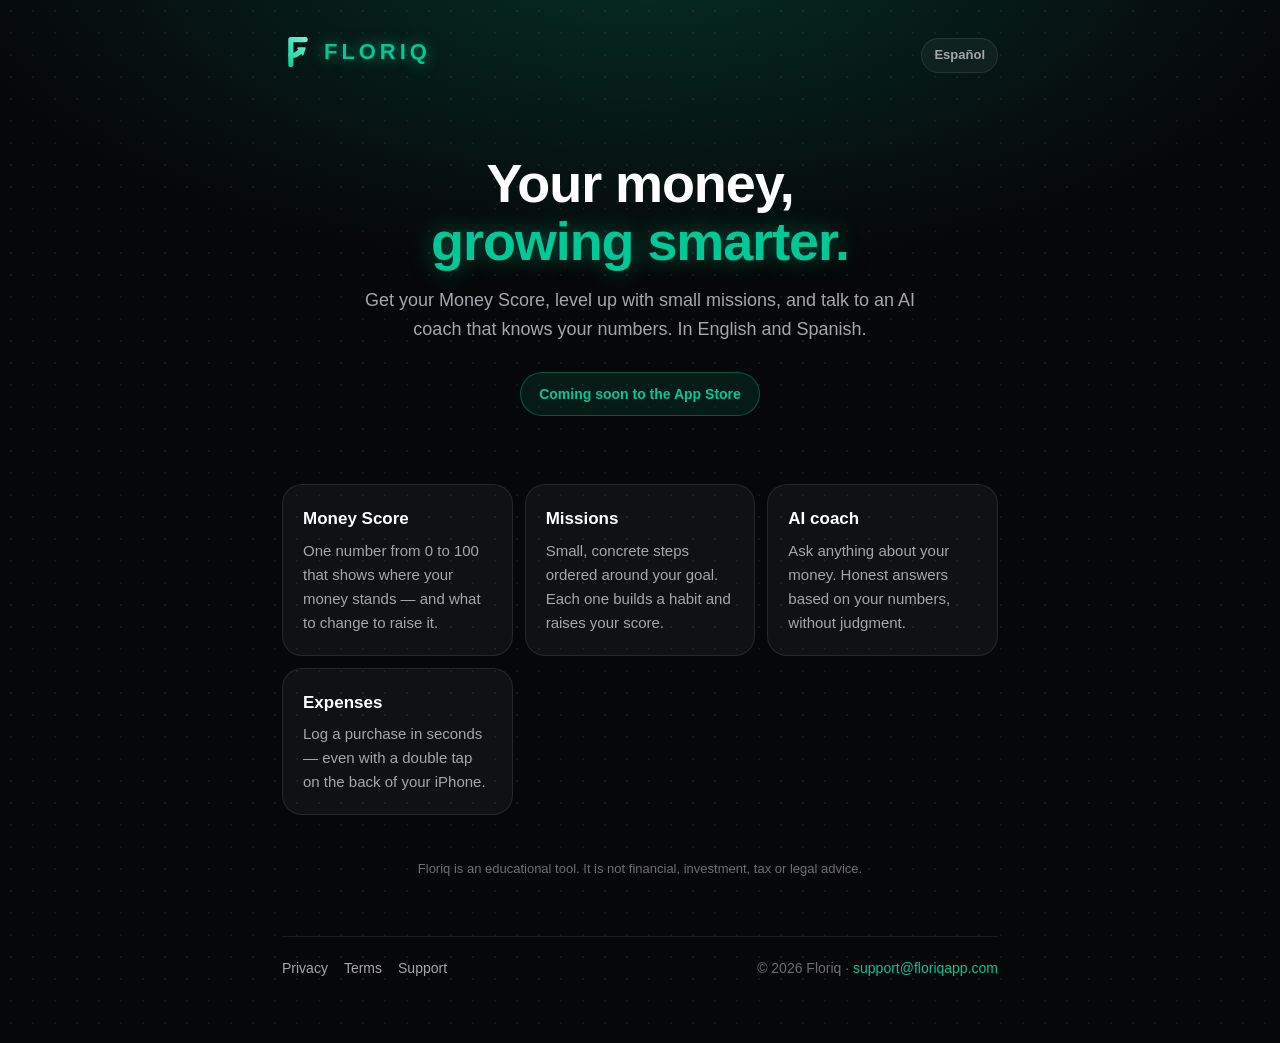
<file: index.html>
<!doctype html>
<html lang="en">
<head>
<meta charset="utf-8">
<meta name="viewport" content="width=device-width, initial-scale=1">
<title>Floriq — Your money, growing smarter</title>
<meta name="description" content="Money Score, missions and an AI coach for your money.">
<meta name="theme-color" content="#060708">
<link rel="stylesheet" href="/style.css">
<link rel="icon" type="image/png" href="/favicon.png">
<link rel="apple-touch-icon" href="/apple-touch-icon.png">
</head>
<body>
<div class="wrap">
<header class="top"><div class="mark"><a href="/"><svg xmlns="http://www.w3.org/2000/svg" viewBox="202 202 620 620" aria-hidden="true"><defs><linearGradient id="gr" gradientUnits="userSpaceOnUse" x1="250" y1="820" x2="780" y2="200"><stop offset="0" stop-color="#00C896"/><stop offset="1" stop-color="#8AF5D6"/></linearGradient></defs><path d="M651,272 L373,272 L373,752" stroke="url(#gr)" stroke-width="100" stroke-linecap="round" stroke-linejoin="round" fill="none"/><path d="M373,573 L457,573 L580.8,484.1" stroke="url(#gr)" stroke-width="100" stroke-linecap="round" stroke-linejoin="round" fill="none"/><path d="M644.3,438.6 L603.6,560.4 L515.9,438.2 Z" fill="url(#gr)" stroke="url(#gr)" stroke-width="36" stroke-linejoin="round"/></svg><span>FLORIQ</span></a></div><a class="lang" href="/es/">Español</a></header>
<section class="hero">
<h1>Your money,<br><span>growing smarter.</span></h1>
<p>Get your Money Score, level up with small missions, and talk to an AI coach that knows your numbers. In English and Spanish.</p>
<span class="badge">Coming soon to the App Store</span>
</section>
<section class="grid">
<div class="card"><h3>Money Score</h3><p>One number from 0 to 100 that shows where your money stands — and what to change to raise it.</p></div>
<div class="card"><h3>Missions</h3><p>Small, concrete steps ordered around your goal. Each one builds a habit and raises your score.</p></div>
<div class="card"><h3>AI coach</h3><p>Ask anything about your money. Honest answers based on your numbers, without judgment.</p></div>
<div class="card"><h3>Expenses</h3><p>Log a purchase in seconds — even with a double tap on the back of your iPhone.</p></div>
</section>
<p style="color:var(--dim);font-size:13px;text-align:center">Floriq is an educational tool. It is not financial, investment, tax or legal advice.</p>
<footer><nav><a href="/privacy/">Privacy</a><a href="/terms/">Terms</a><a href="/support/">Support</a></nav><span>© 2026 Floriq · <a href="mailto:support@floriqapp.com">support@floriqapp.com</a></span></footer>
</div>
</body>
</html>
</file>
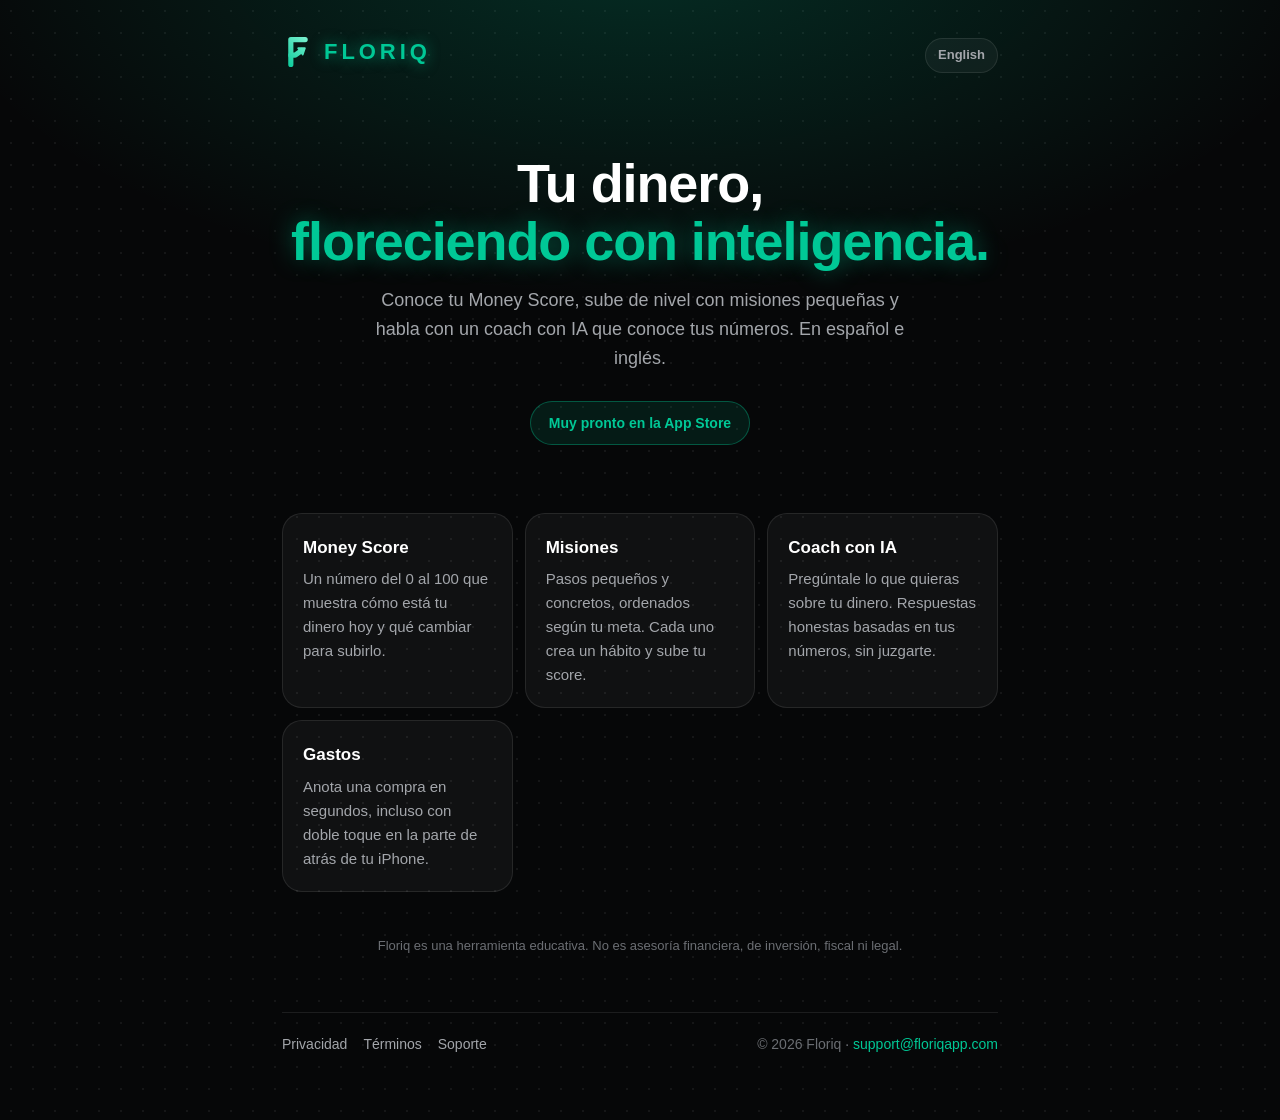
<file: es/index.html>
<!doctype html>
<html lang="es">
<head>
<meta charset="utf-8">
<meta name="viewport" content="width=device-width, initial-scale=1">
<title>Floriq — Tu dinero, floreciendo con inteligencia</title>
<meta name="description" content="Money Score, misiones y un coach con IA para tu dinero.">
<meta name="theme-color" content="#060708">
<link rel="stylesheet" href="/style.css">
<link rel="icon" type="image/png" href="/favicon.png">
<link rel="apple-touch-icon" href="/apple-touch-icon.png">
</head>
<body>
<div class="wrap">
<header class="top"><div class="mark"><a href="/es/"><svg xmlns="http://www.w3.org/2000/svg" viewBox="202 202 620 620" aria-hidden="true"><defs><linearGradient id="gr" gradientUnits="userSpaceOnUse" x1="250" y1="820" x2="780" y2="200"><stop offset="0" stop-color="#00C896"/><stop offset="1" stop-color="#8AF5D6"/></linearGradient></defs><path d="M651,272 L373,272 L373,752" stroke="url(#gr)" stroke-width="100" stroke-linecap="round" stroke-linejoin="round" fill="none"/><path d="M373,573 L457,573 L580.8,484.1" stroke="url(#gr)" stroke-width="100" stroke-linecap="round" stroke-linejoin="round" fill="none"/><path d="M644.3,438.6 L603.6,560.4 L515.9,438.2 Z" fill="url(#gr)" stroke="url(#gr)" stroke-width="36" stroke-linejoin="round"/></svg><span>FLORIQ</span></a></div><a class="lang" href="/">English</a></header>
<section class="hero">
<h1>Tu dinero,<br><span>floreciendo con inteligencia.</span></h1>
<p>Conoce tu Money Score, sube de nivel con misiones pequeñas y habla con un coach con IA que conoce tus números. En español e inglés.</p>
<span class="badge">Muy pronto en la App Store</span>
</section>
<section class="grid">
<div class="card"><h3>Money Score</h3><p>Un número del 0 al 100 que muestra cómo está tu dinero hoy y qué cambiar para subirlo.</p></div>
<div class="card"><h3>Misiones</h3><p>Pasos pequeños y concretos, ordenados según tu meta. Cada uno crea un hábito y sube tu score.</p></div>
<div class="card"><h3>Coach con IA</h3><p>Pregúntale lo que quieras sobre tu dinero. Respuestas honestas basadas en tus números, sin juzgarte.</p></div>
<div class="card"><h3>Gastos</h3><p>Anota una compra en segundos, incluso con doble toque en la parte de atrás de tu iPhone.</p></div>
</section>
<p style="color:var(--dim);font-size:13px;text-align:center">Floriq es una herramienta educativa. No es asesoría financiera, de inversión, fiscal ni legal.</p>
<footer><nav><a href="/es/privacy/">Privacidad</a><a href="/es/terms/">Términos</a><a href="/es/support/">Soporte</a></nav><span>© 2026 Floriq · <a href="mailto:support@floriqapp.com">support@floriqapp.com</a></span></footer>
</div>
</body>
</html>
</file>
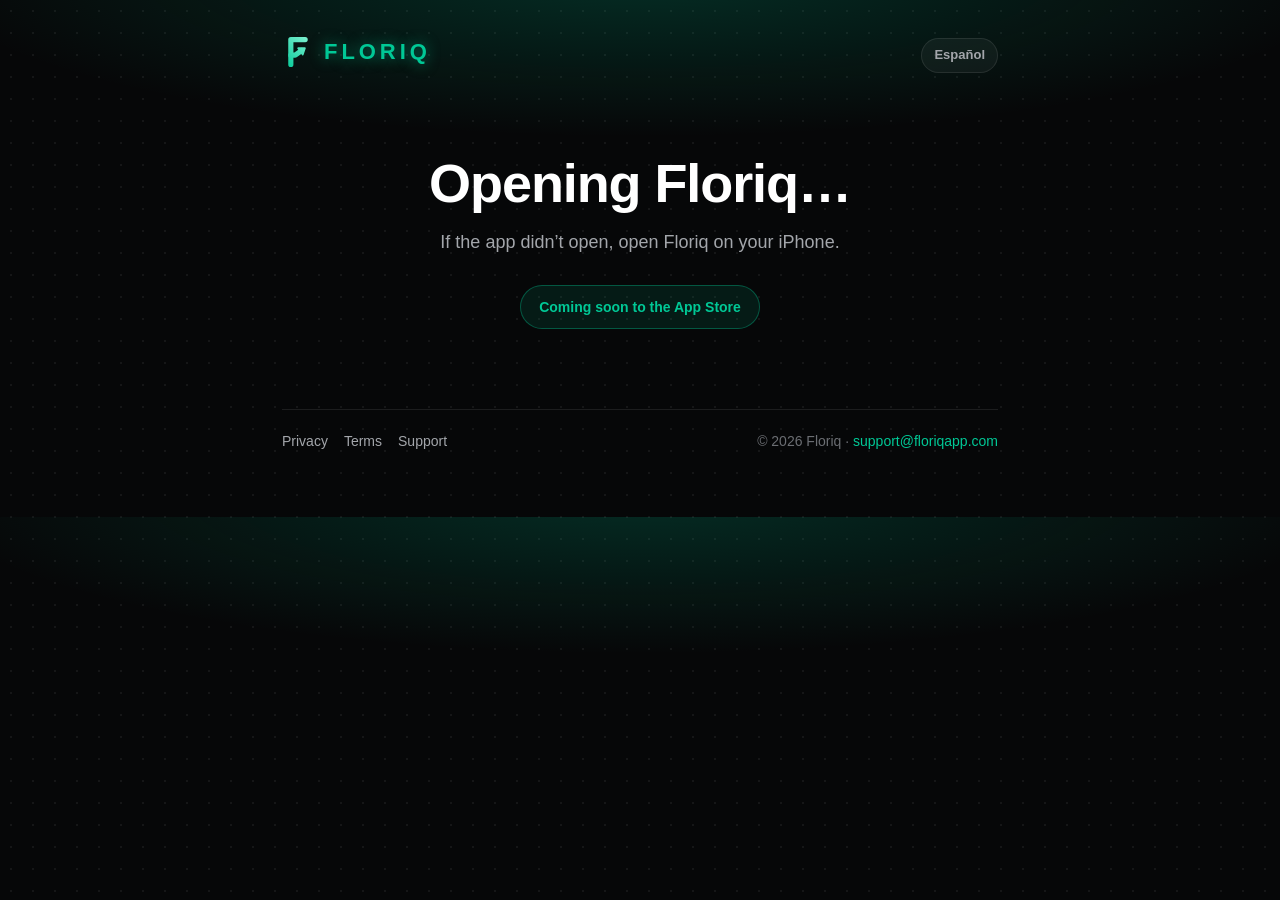
<file: open/index.html>
<!doctype html>
<html lang="en">
<head>
<meta charset="utf-8">
<meta name="viewport" content="width=device-width, initial-scale=1">
<title>Open Floriq</title>
<meta name="description" content="Open the Floriq app.">
<meta name="theme-color" content="#060708">
<link rel="stylesheet" href="/style.css">
<link rel="icon" type="image/png" href="/favicon.png">
<link rel="apple-touch-icon" href="/apple-touch-icon.png">
<meta name="robots" content="noindex">
</head>
<body>
<div class="wrap">
<header class="top"><div class="mark"><a href="/"><svg xmlns="http://www.w3.org/2000/svg" viewBox="202 202 620 620" aria-hidden="true"><defs><linearGradient id="gr" gradientUnits="userSpaceOnUse" x1="250" y1="820" x2="780" y2="200"><stop offset="0" stop-color="#00C896"/><stop offset="1" stop-color="#8AF5D6"/></linearGradient></defs><path d="M651,272 L373,272 L373,752" stroke="url(#gr)" stroke-width="100" stroke-linecap="round" stroke-linejoin="round" fill="none"/><path d="M373,573 L457,573 L580.8,484.1" stroke="url(#gr)" stroke-width="100" stroke-linecap="round" stroke-linejoin="round" fill="none"/><path d="M644.3,438.6 L603.6,560.4 L515.9,438.2 Z" fill="url(#gr)" stroke="url(#gr)" stroke-width="36" stroke-linejoin="round"/></svg><span>FLORIQ</span></a></div><a class="lang" href="/es/open/">Español</a></header>
<section class="hero"><h1>Opening Floriq…</h1><p>If the app didn’t open, open Floriq on your iPhone.</p><span class="badge">Coming soon to the App Store</span></section><script>setTimeout(function(){location.href="floriq://";},60);</script>
<footer><nav><a href="/privacy/">Privacy</a><a href="/terms/">Terms</a><a href="/support/">Support</a></nav><span>© 2026 Floriq · <a href="mailto:support@floriqapp.com">support@floriqapp.com</a></span></footer>
</div>
</body>
</html>
</file>
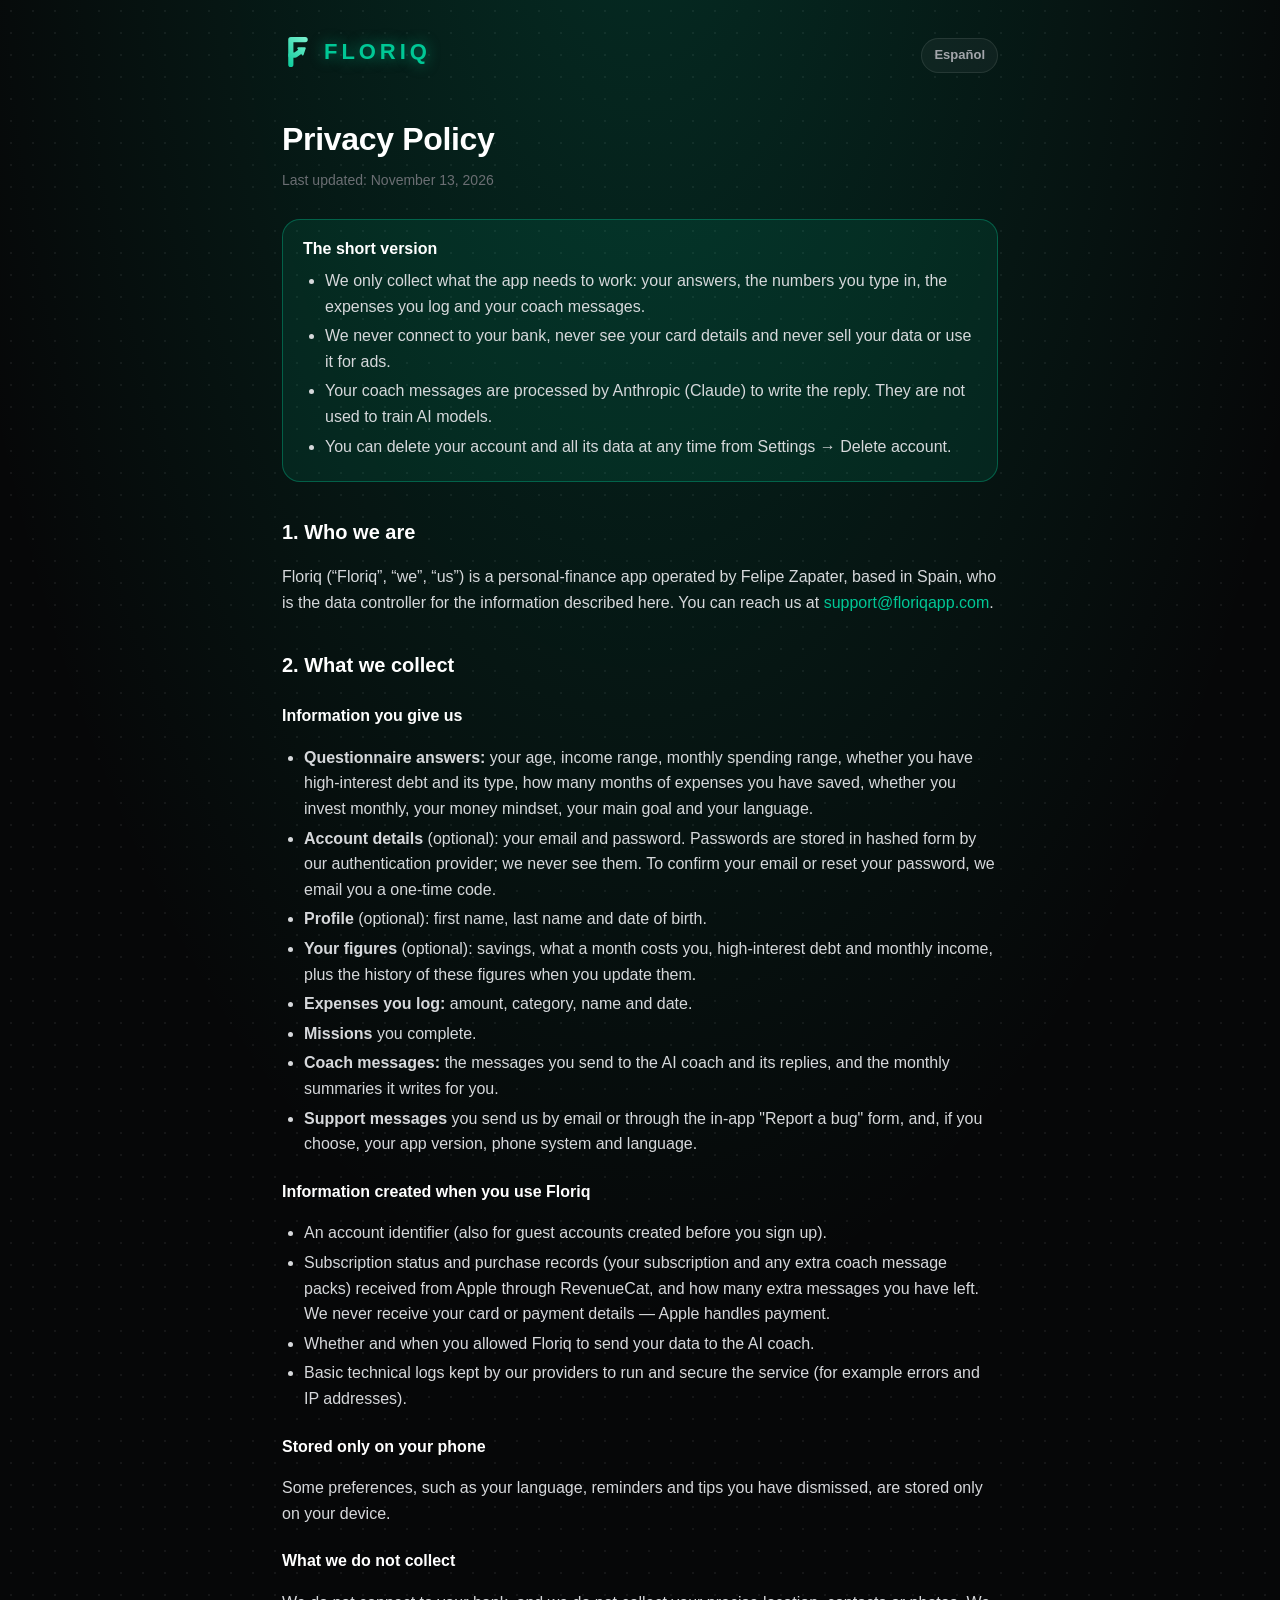
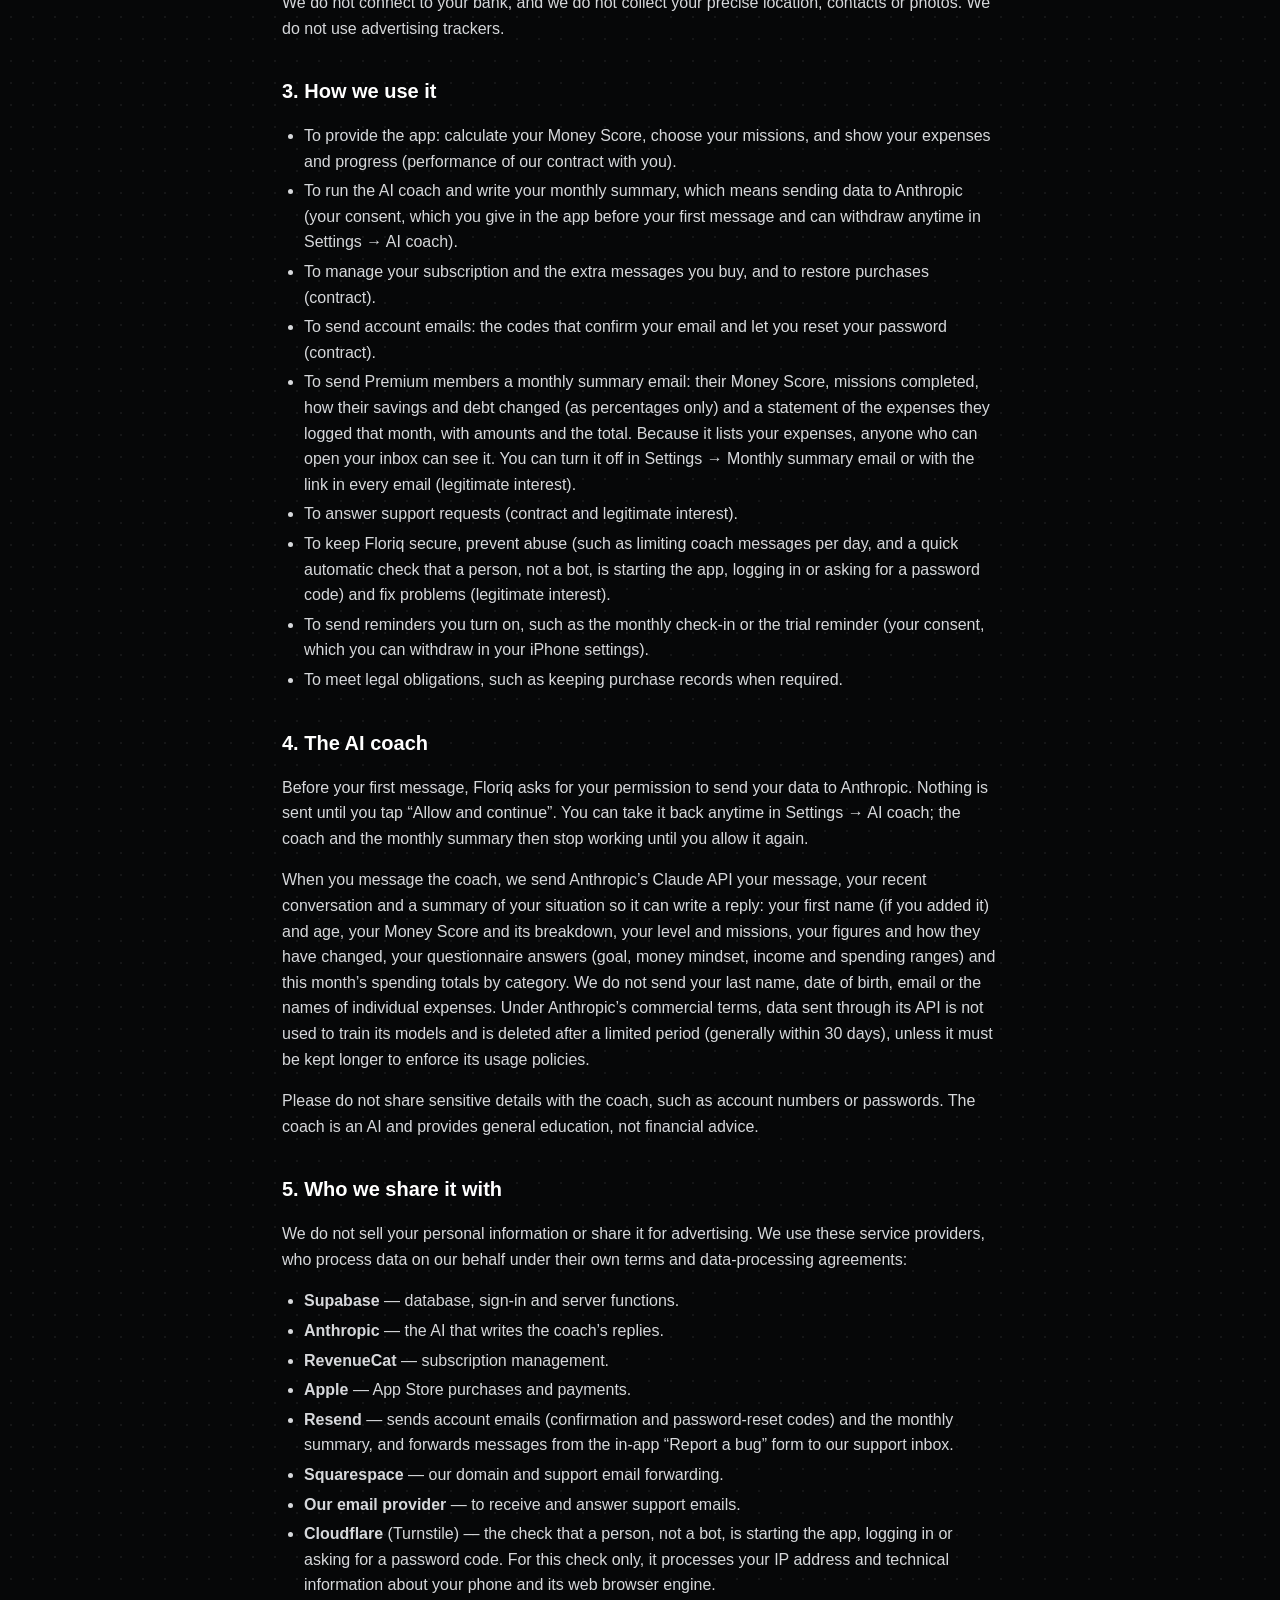
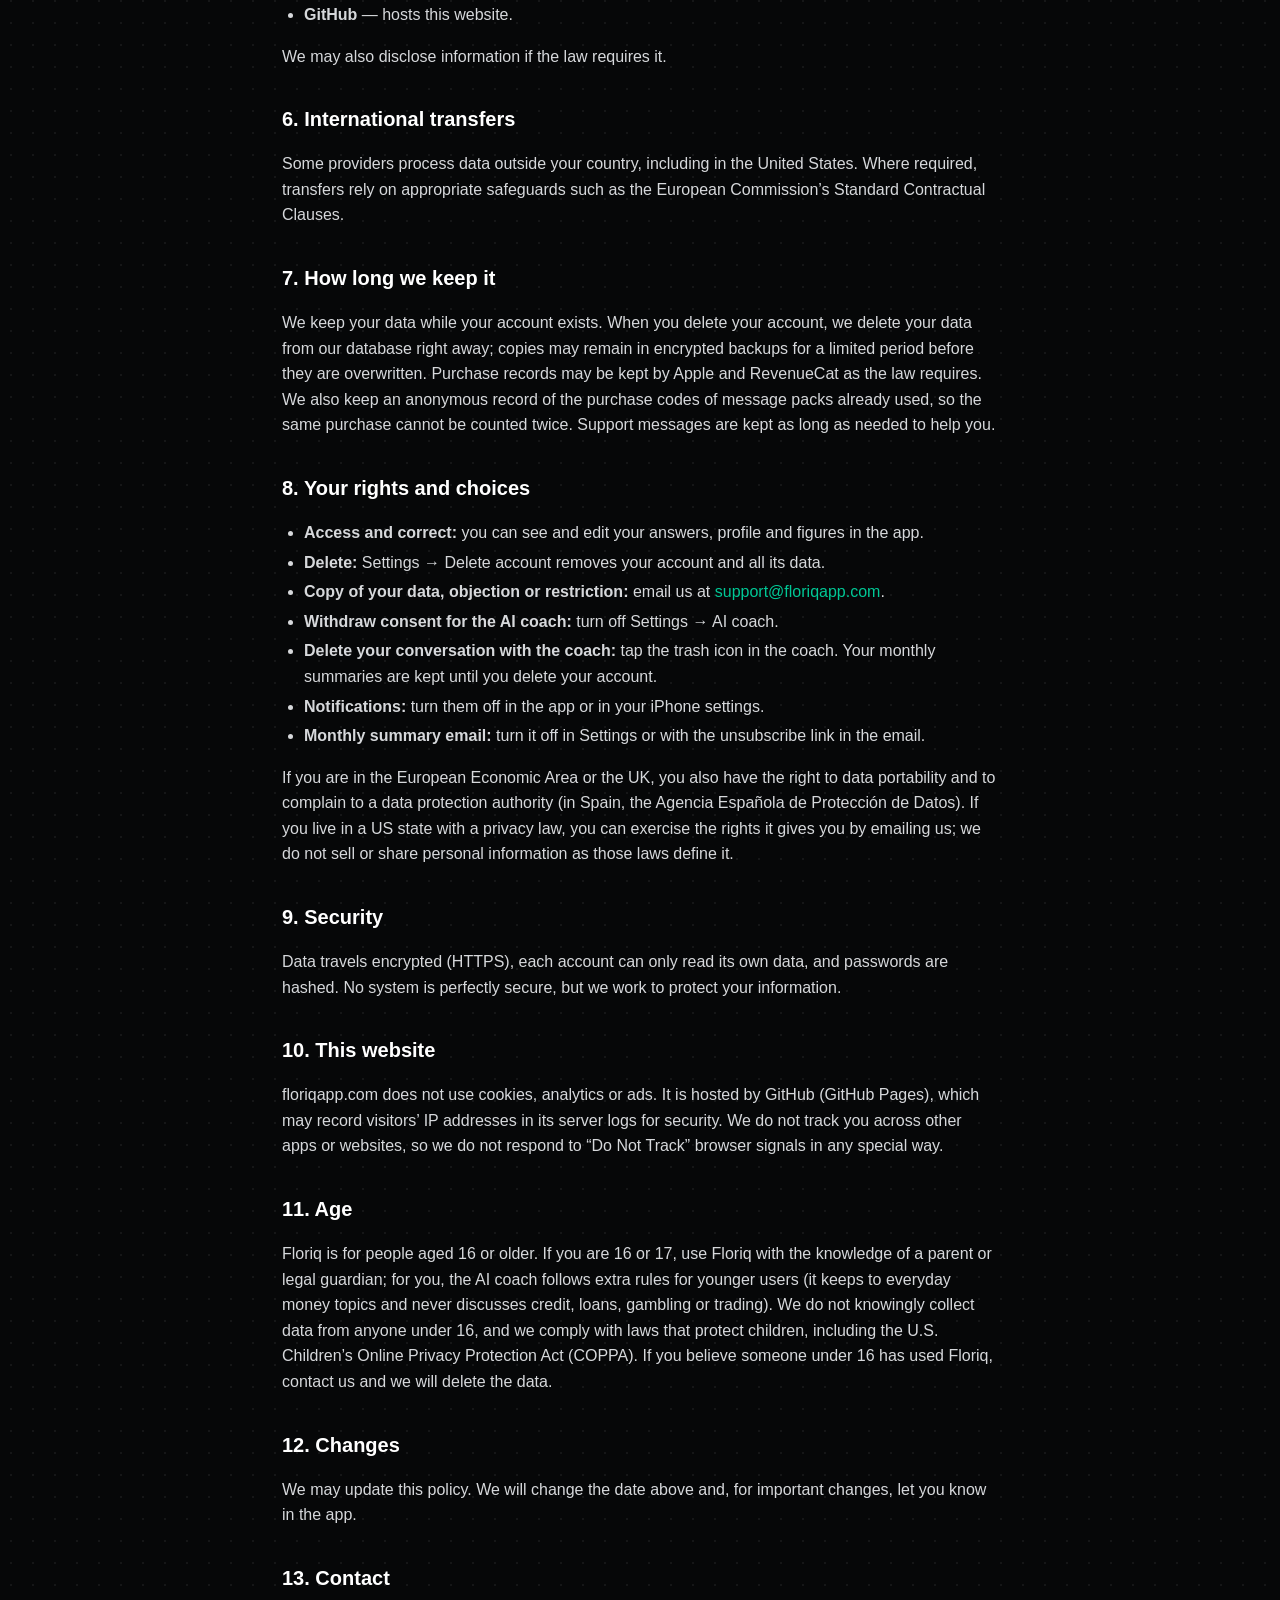
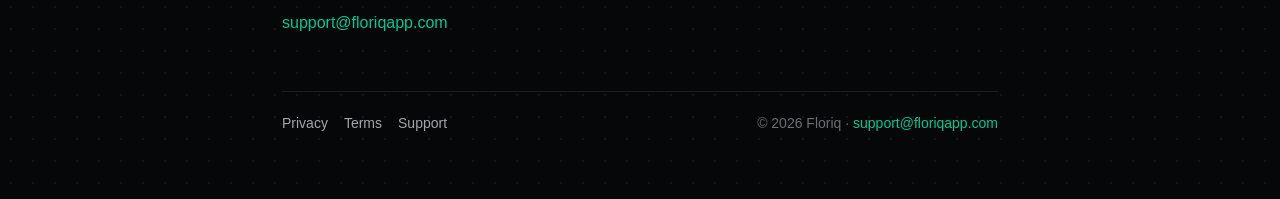
<file: privacy/index.html>
<!doctype html>
<html lang="en">
<head>
<meta charset="utf-8">
<meta name="viewport" content="width=device-width, initial-scale=1">
<title>Privacy Policy — Floriq</title>
<meta name="description" content="How Floriq collects and uses your data.">
<meta name="theme-color" content="#060708">
<link rel="stylesheet" href="/style.css">
<link rel="icon" type="image/png" href="/favicon.png">
<link rel="apple-touch-icon" href="/apple-touch-icon.png">
</head>
<body>
<div class="wrap">
<header class="top"><div class="mark"><a href="/"><svg xmlns="http://www.w3.org/2000/svg" viewBox="202 202 620 620" aria-hidden="true"><defs><linearGradient id="gr" gradientUnits="userSpaceOnUse" x1="250" y1="820" x2="780" y2="200"><stop offset="0" stop-color="#00C896"/><stop offset="1" stop-color="#8AF5D6"/></linearGradient></defs><path d="M651,272 L373,272 L373,752" stroke="url(#gr)" stroke-width="100" stroke-linecap="round" stroke-linejoin="round" fill="none"/><path d="M373,573 L457,573 L580.8,484.1" stroke="url(#gr)" stroke-width="100" stroke-linecap="round" stroke-linejoin="round" fill="none"/><path d="M644.3,438.6 L603.6,560.4 L515.9,438.2 Z" fill="url(#gr)" stroke="url(#gr)" stroke-width="36" stroke-linejoin="round"/></svg><span>FLORIQ</span></a></div><a class="lang" href="/es/privacy/">Español</a></header>
<article class="doc">
<h1>Privacy Policy</h1>
<div class="date">Last updated: November 13, 2026</div>
<div class="summary"><strong>The short version</strong><ul>
<li>We only collect what the app needs to work: your answers, the numbers you type in, the expenses you log and your coach messages.</li>
<li>We never connect to your bank, never see your card details and never sell your data or use it for ads.</li>
<li>Your coach messages are processed by Anthropic (Claude) to write the reply. They are not used to train AI models.</li>
<li>You can delete your account and all its data at any time from Settings → Delete account.</li>
</ul></div>

<h2>1. Who we are</h2>
<p>Floriq (“Floriq”, “we”, “us”) is a personal-finance app operated by Felipe Zapater, based in Spain, who is the data controller for the information described here. You can reach us at <a href="mailto:support@floriqapp.com">support@floriqapp.com</a>.</p>

<h2>2. What we collect</h2>
<h3>Information you give us</h3>
<ul>
<li><strong>Questionnaire answers:</strong> your age, income range, monthly spending range, whether you have high-interest debt and its type, how many months of expenses you have saved, whether you invest monthly, your money mindset, your main goal and your language.</li>
<li><strong>Account details</strong> (optional): your email and password. Passwords are stored in hashed form by our authentication provider; we never see them. To confirm your email or reset your password, we email you a one-time code.</li>
<li><strong>Profile</strong> (optional): first name, last name and date of birth.</li>
<li><strong>Your figures</strong> (optional): savings, what a month costs you, high-interest debt and monthly income, plus the history of these figures when you update them.</li>
<li><strong>Expenses you log:</strong> amount, category, name and date.</li>
<li><strong>Missions</strong> you complete.</li>
<li><strong>Coach messages:</strong> the messages you send to the AI coach and its replies, and the monthly summaries it writes for you.</li>
<li><strong>Support messages</strong> you send us by email or through the in-app "Report a bug" form, and, if you choose, your app version, phone system and language.</li>
</ul>
<h3>Information created when you use Floriq</h3>
<ul>
<li>An account identifier (also for guest accounts created before you sign up).</li>
<li>Subscription status and purchase records (your subscription and any extra coach message packs) received from Apple through RevenueCat, and how many extra messages you have left. We never receive your card or payment details — Apple handles payment.</li>
<li>Whether and when you allowed Floriq to send your data to the AI coach.</li>
<li>Basic technical logs kept by our providers to run and secure the service (for example errors and IP addresses).</li>
</ul>
<h3>Stored only on your phone</h3>
<p>Some preferences, such as your language, reminders and tips you have dismissed, are stored only on your device.</p>
<h3>What we do not collect</h3>
<p>We do not connect to your bank, and we do not collect your precise location, contacts or photos. We do not use advertising trackers.</p>

<h2>3. How we use it</h2>
<ul>
<li>To provide the app: calculate your Money Score, choose your missions, and show your expenses and progress (performance of our contract with you).</li>
<li>To run the AI coach and write your monthly summary, which means sending data to Anthropic (your consent, which you give in the app before your first message and can withdraw anytime in Settings → AI coach).</li>
<li>To manage your subscription and the extra messages you buy, and to restore purchases (contract).</li>
<li>To send account emails: the codes that confirm your email and let you reset your password (contract).</li>
<li>To send Premium members a monthly summary email: their Money Score, missions completed, how their savings and debt changed (as percentages only) and a statement of the expenses they logged that month, with amounts and the total. Because it lists your expenses, anyone who can open your inbox can see it. You can turn it off in Settings → Monthly summary email or with the link in every email (legitimate interest).</li>
<li>To answer support requests (contract and legitimate interest).</li>
<li>To keep Floriq secure, prevent abuse (such as limiting coach messages per day, and a quick automatic check that a person, not a bot, is starting the app, logging in or asking for a password code) and fix problems (legitimate interest).</li>
<li>To send reminders you turn on, such as the monthly check-in or the trial reminder (your consent, which you can withdraw in your iPhone settings).</li>
<li>To meet legal obligations, such as keeping purchase records when required.</li>
</ul>

<h2>4. The AI coach</h2>
<p>Before your first message, Floriq asks for your permission to send your data to Anthropic. Nothing is sent until you tap “Allow and continue”. You can take it back anytime in Settings → AI coach; the coach and the monthly summary then stop working until you allow it again.</p>
<p>When you message the coach, we send Anthropic’s Claude API your message, your recent conversation and a summary of your situation so it can write a reply: your first name (if you added it) and age, your Money Score and its breakdown, your level and missions, your figures and how they have changed, your questionnaire answers (goal, money mindset, income and spending ranges) and this month’s spending totals by category. We do not send your last name, date of birth, email or the names of individual expenses. Under Anthropic’s commercial terms, data sent through its API is not used to train its models and is deleted after a limited period (generally within 30 days), unless it must be kept longer to enforce its usage policies.</p>
<p>Please do not share sensitive details with the coach, such as account numbers or passwords. The coach is an AI and provides general education, not financial advice.</p>

<h2>5. Who we share it with</h2>
<p>We do not sell your personal information or share it for advertising. We use these service providers, who process data on our behalf under their own terms and data-processing agreements:</p>
<ul>
<li><strong>Supabase</strong> — database, sign-in and server functions.</li>
<li><strong>Anthropic</strong> — the AI that writes the coach’s replies.</li>
<li><strong>RevenueCat</strong> — subscription management.</li>
<li><strong>Apple</strong> — App Store purchases and payments.</li>
<li><strong>Resend</strong> — sends account emails (confirmation and password-reset codes) and the monthly summary, and forwards messages from the in-app “Report a bug” form to our support inbox.</li>
<li><strong>Squarespace</strong> — our domain and support email forwarding.</li>
<li><strong>Our email provider</strong> — to receive and answer support emails.</li>
<li><strong>Cloudflare</strong> (Turnstile) — the check that a person, not a bot, is starting the app, logging in or asking for a password code. For this check only, it processes your IP address and technical information about your phone and its web browser engine.</li>
<li><strong>GitHub</strong> — hosts this website.</li>
</ul>
<p>We may also disclose information if the law requires it.</p>

<h2>6. International transfers</h2>
<p>Some providers process data outside your country, including in the United States. Where required, transfers rely on appropriate safeguards such as the European Commission’s Standard Contractual Clauses.</p>

<h2>7. How long we keep it</h2>
<p>We keep your data while your account exists. When you delete your account, we delete your data from our database right away; copies may remain in encrypted backups for a limited period before they are overwritten. Purchase records may be kept by Apple and RevenueCat as the law requires. We also keep an anonymous record of the purchase codes of message packs already used, so the same purchase cannot be counted twice. Support messages are kept as long as needed to help you.</p>

<h2>8. Your rights and choices</h2>
<ul>
<li><strong>Access and correct:</strong> you can see and edit your answers, profile and figures in the app.</li>
<li><strong>Delete:</strong> Settings → Delete account removes your account and all its data.</li>
<li><strong>Copy of your data, objection or restriction:</strong> email us at <a href="mailto:support@floriqapp.com">support@floriqapp.com</a>.</li>
<li><strong>Withdraw consent for the AI coach:</strong> turn off Settings → AI coach.</li>
<li><strong>Delete your conversation with the coach:</strong> tap the trash icon in the coach. Your monthly summaries are kept until you delete your account.</li>
<li><strong>Notifications:</strong> turn them off in the app or in your iPhone settings.</li>
<li><strong>Monthly summary email:</strong> turn it off in Settings or with the unsubscribe link in the email.</li>
</ul>
<p>If you are in the European Economic Area or the UK, you also have the right to data portability and to complain to a data protection authority (in Spain, the Agencia Española de Protección de Datos). If you live in a US state with a privacy law, you can exercise the rights it gives you by emailing us; we do not sell or share personal information as those laws define it.</p>

<h2>9. Security</h2>
<p>Data travels encrypted (HTTPS), each account can only read its own data, and passwords are hashed. No system is perfectly secure, but we work to protect your information.</p>

<h2>10. This website</h2>
<p>floriqapp.com does not use cookies, analytics or ads. It is hosted by GitHub (GitHub Pages), which may record visitors’ IP addresses in its server logs for security. We do not track you across other apps or websites, so we do not respond to “Do Not Track” browser signals in any special way.</p>

<h2>11. Age</h2>
<p>Floriq is for people aged 16 or older. If you are 16 or 17, use Floriq with the knowledge of a parent or legal guardian; for you, the AI coach follows extra rules for younger users (it keeps to everyday money topics and never discusses credit, loans, gambling or trading). We do not knowingly collect data from anyone under 16, and we comply with laws that protect children, including the U.S. Children’s Online Privacy Protection Act (COPPA). If you believe someone under 16 has used Floriq, contact us and we will delete the data.</p>

<h2>12. Changes</h2>
<p>We may update this policy. We will change the date above and, for important changes, let you know in the app.</p>

<h2>13. Contact</h2>
<p><a href="mailto:support@floriqapp.com">support@floriqapp.com</a></p>
</article>
<footer><nav><a href="/privacy/">Privacy</a><a href="/terms/">Terms</a><a href="/support/">Support</a></nav><span>© 2026 Floriq · <a href="mailto:support@floriqapp.com">support@floriqapp.com</a></span></footer>
</div>
</body>
</html>
</file>
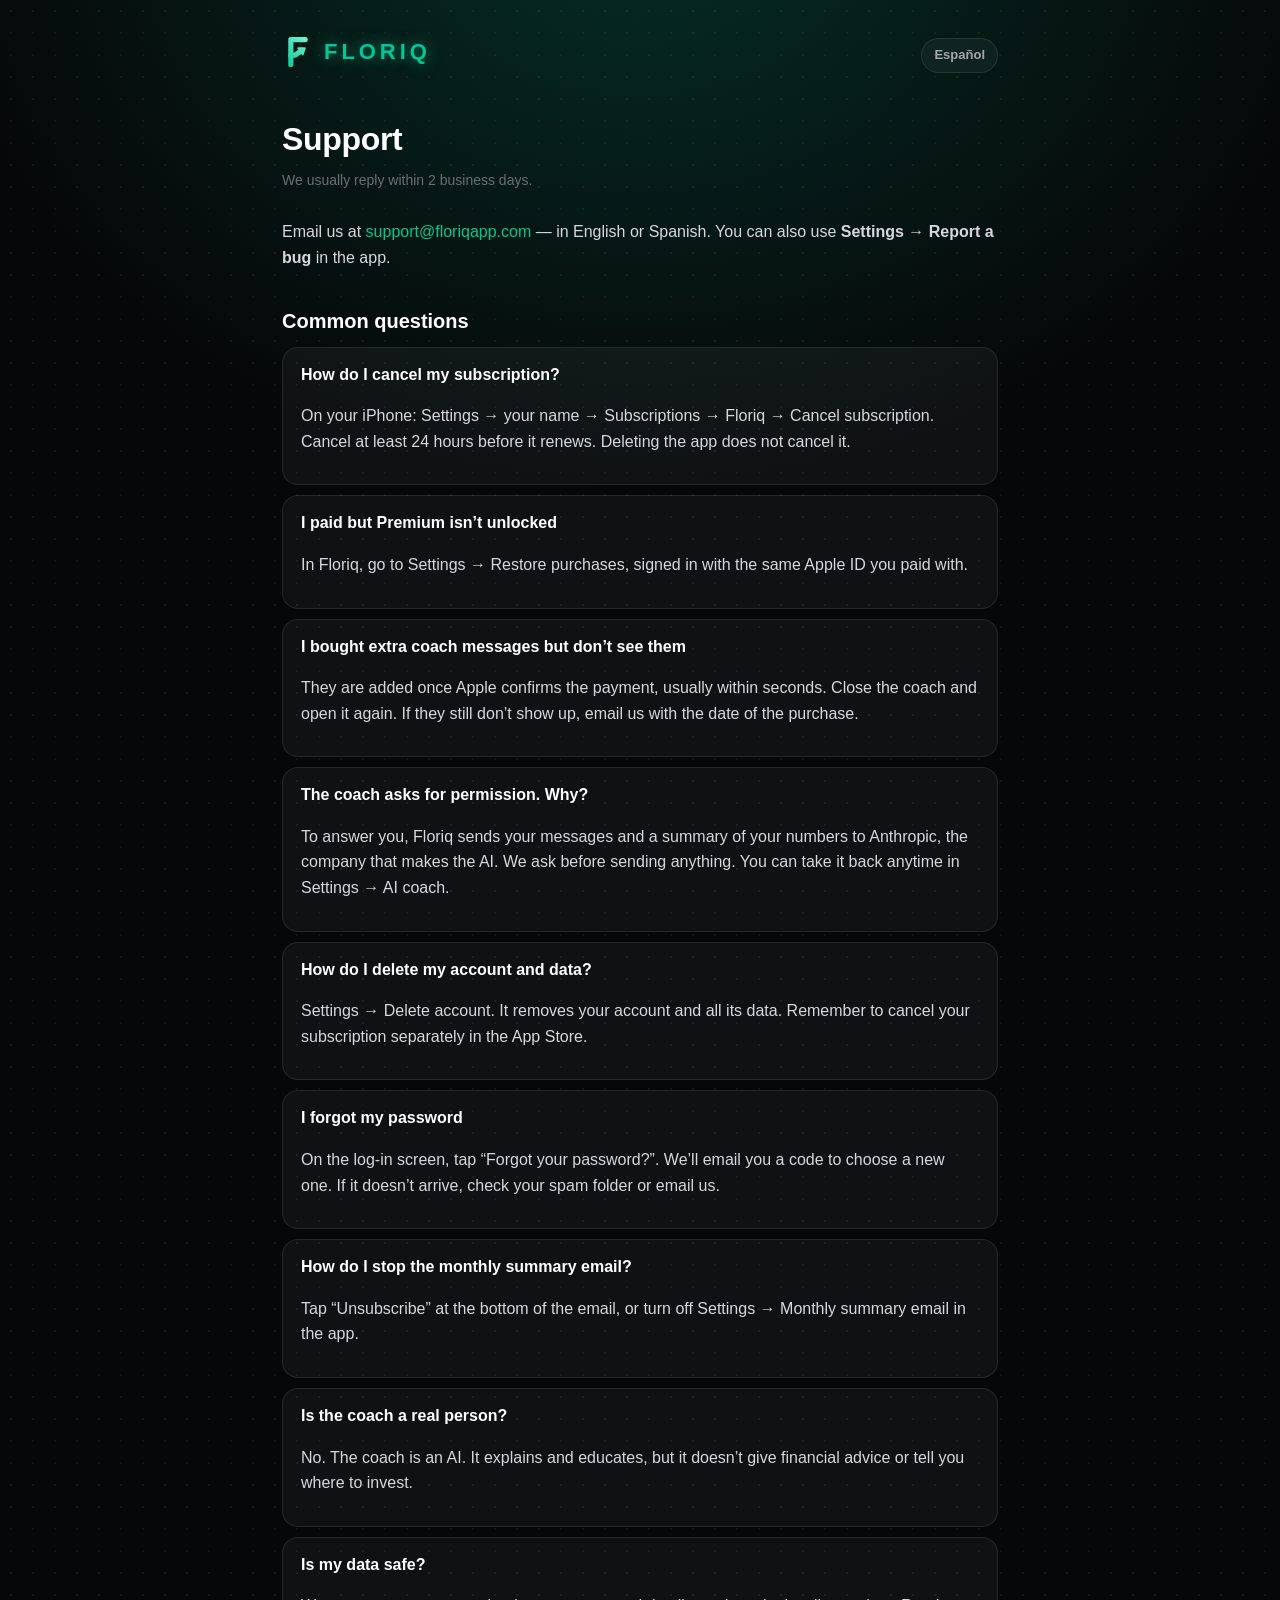
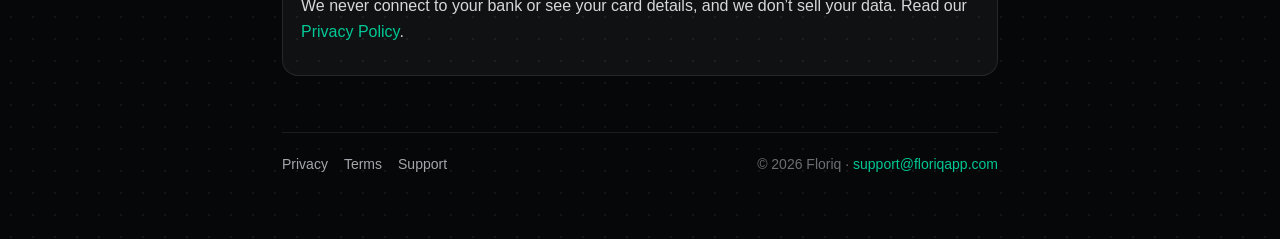
<file: support/index.html>
<!doctype html>
<html lang="en">
<head>
<meta charset="utf-8">
<meta name="viewport" content="width=device-width, initial-scale=1">
<title>Support — Floriq</title>
<meta name="description" content="Help with Floriq.">
<meta name="theme-color" content="#060708">
<link rel="stylesheet" href="/style.css">
<link rel="icon" type="image/png" href="/favicon.png">
<link rel="apple-touch-icon" href="/apple-touch-icon.png">
</head>
<body>
<div class="wrap">
<header class="top"><div class="mark"><a href="/"><svg xmlns="http://www.w3.org/2000/svg" viewBox="202 202 620 620" aria-hidden="true"><defs><linearGradient id="gr" gradientUnits="userSpaceOnUse" x1="250" y1="820" x2="780" y2="200"><stop offset="0" stop-color="#00C896"/><stop offset="1" stop-color="#8AF5D6"/></linearGradient></defs><path d="M651,272 L373,272 L373,752" stroke="url(#gr)" stroke-width="100" stroke-linecap="round" stroke-linejoin="round" fill="none"/><path d="M373,573 L457,573 L580.8,484.1" stroke="url(#gr)" stroke-width="100" stroke-linecap="round" stroke-linejoin="round" fill="none"/><path d="M644.3,438.6 L603.6,560.4 L515.9,438.2 Z" fill="url(#gr)" stroke="url(#gr)" stroke-width="36" stroke-linejoin="round"/></svg><span>FLORIQ</span></a></div><a class="lang" href="/es/support/">Español</a></header>
<article class="doc">
<h1>Support</h1>
<div class="date">We usually reply within 2 business days.</div>
<p>Email us at <a href="mailto:support@floriqapp.com">support@floriqapp.com</a> — in English or Spanish. You can also use <strong>Settings → Report a bug</strong> in the app.</p>
<h2>Common questions</h2>
<div class="faq"><h3>How do I cancel my subscription?</h3><p>On your iPhone: Settings → your name → Subscriptions → Floriq → Cancel subscription. Cancel at least 24 hours before it renews. Deleting the app does not cancel it.</p></div>
<div class="faq"><h3>I paid but Premium isn’t unlocked</h3><p>In Floriq, go to Settings → Restore purchases, signed in with the same Apple ID you paid with.</p></div>
<div class="faq"><h3>I bought extra coach messages but don’t see them</h3><p>They are added once Apple confirms the payment, usually within seconds. Close the coach and open it again. If they still don’t show up, email us with the date of the purchase.</p></div>
<div class="faq"><h3>The coach asks for permission. Why?</h3><p>To answer you, Floriq sends your messages and a summary of your numbers to Anthropic, the company that makes the AI. We ask before sending anything. You can take it back anytime in Settings → AI coach.</p></div>
<div class="faq"><h3>How do I delete my account and data?</h3><p>Settings → Delete account. It removes your account and all its data. Remember to cancel your subscription separately in the App Store.</p></div>
<div class="faq"><h3>I forgot my password</h3><p>On the log-in screen, tap “Forgot your password?”. We’ll email you a code to choose a new one. If it doesn’t arrive, check your spam folder or email us.</p></div>
<div class="faq"><h3>How do I stop the monthly summary email?</h3><p>Tap “Unsubscribe” at the bottom of the email, or turn off Settings → Monthly summary email in the app.</p></div>
<div class="faq"><h3>Is the coach a real person?</h3><p>No. The coach is an AI. It explains and educates, but it doesn’t give financial advice or tell you where to invest.</p></div>
<div class="faq"><h3>Is my data safe?</h3><p>We never connect to your bank or see your card details, and we don’t sell your data. Read our <a href="/privacy/">Privacy Policy</a>.</p></div>
</article>
<footer><nav><a href="/privacy/">Privacy</a><a href="/terms/">Terms</a><a href="/support/">Support</a></nav><span>© 2026 Floriq · <a href="mailto:support@floriqapp.com">support@floriqapp.com</a></span></footer>
</div>
</body>
</html>
</file>
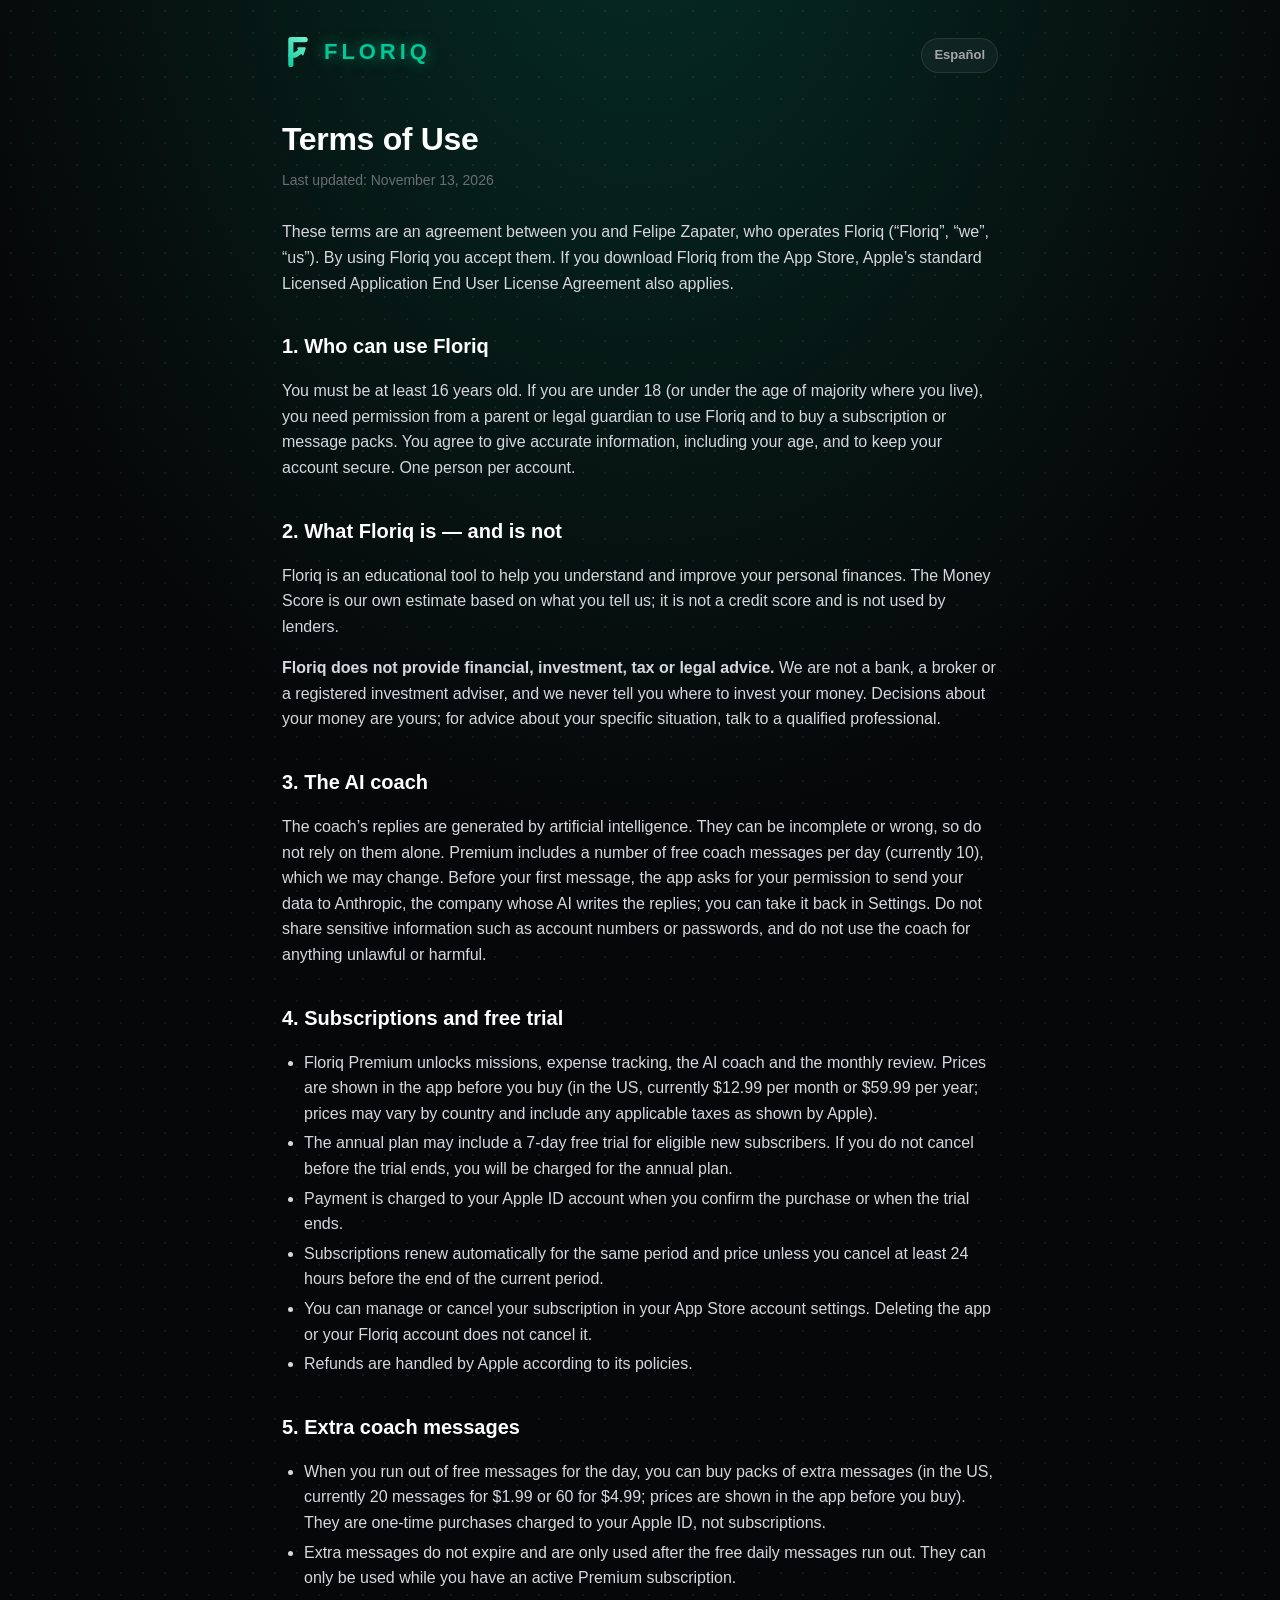
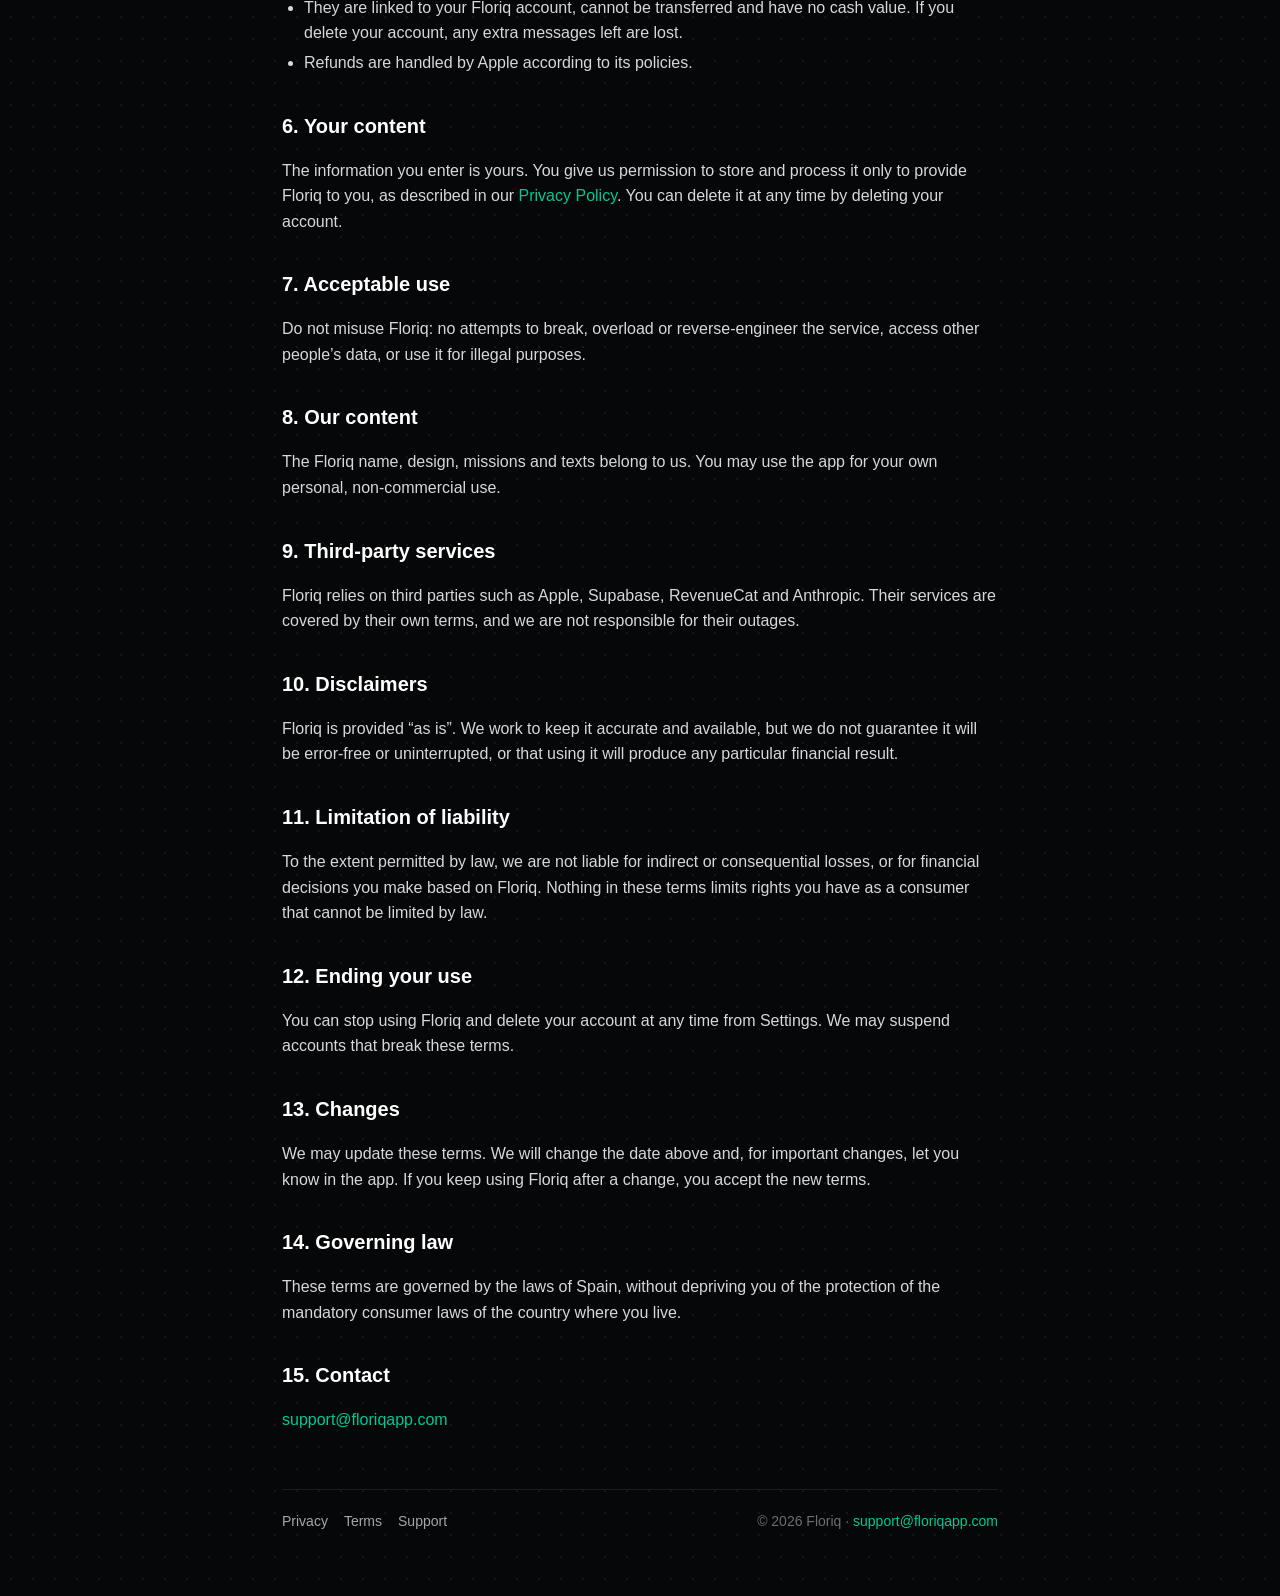
<file: terms/index.html>
<!doctype html>
<html lang="en">
<head>
<meta charset="utf-8">
<meta name="viewport" content="width=device-width, initial-scale=1">
<title>Terms of Use — Floriq</title>
<meta name="description" content="Terms of use for Floriq.">
<meta name="theme-color" content="#060708">
<link rel="stylesheet" href="/style.css">
<link rel="icon" type="image/png" href="/favicon.png">
<link rel="apple-touch-icon" href="/apple-touch-icon.png">
</head>
<body>
<div class="wrap">
<header class="top"><div class="mark"><a href="/"><svg xmlns="http://www.w3.org/2000/svg" viewBox="202 202 620 620" aria-hidden="true"><defs><linearGradient id="gr" gradientUnits="userSpaceOnUse" x1="250" y1="820" x2="780" y2="200"><stop offset="0" stop-color="#00C896"/><stop offset="1" stop-color="#8AF5D6"/></linearGradient></defs><path d="M651,272 L373,272 L373,752" stroke="url(#gr)" stroke-width="100" stroke-linecap="round" stroke-linejoin="round" fill="none"/><path d="M373,573 L457,573 L580.8,484.1" stroke="url(#gr)" stroke-width="100" stroke-linecap="round" stroke-linejoin="round" fill="none"/><path d="M644.3,438.6 L603.6,560.4 L515.9,438.2 Z" fill="url(#gr)" stroke="url(#gr)" stroke-width="36" stroke-linejoin="round"/></svg><span>FLORIQ</span></a></div><a class="lang" href="/es/terms/">Español</a></header>
<article class="doc">
<h1>Terms of Use</h1>
<div class="date">Last updated: November 13, 2026</div>
<p>These terms are an agreement between you and Felipe Zapater, who operates Floriq (“Floriq”, “we”, “us”). By using Floriq you accept them. If you download Floriq from the App Store, Apple’s standard Licensed Application End User License Agreement also applies.</p>

<h2>1. Who can use Floriq</h2>
<p>You must be at least 16 years old. If you are under 18 (or under the age of majority where you live), you need permission from a parent or legal guardian to use Floriq and to buy a subscription or message packs. You agree to give accurate information, including your age, and to keep your account secure. One person per account.</p>

<h2>2. What Floriq is — and is not</h2>
<p>Floriq is an educational tool to help you understand and improve your personal finances. The Money Score is our own estimate based on what you tell us; it is not a credit score and is not used by lenders.</p>
<p><strong>Floriq does not provide financial, investment, tax or legal advice.</strong> We are not a bank, a broker or a registered investment adviser, and we never tell you where to invest your money. Decisions about your money are yours; for advice about your specific situation, talk to a qualified professional.</p>

<h2>3. The AI coach</h2>
<p>The coach’s replies are generated by artificial intelligence. They can be incomplete or wrong, so do not rely on them alone. Premium includes a number of free coach messages per day (currently 10), which we may change. Before your first message, the app asks for your permission to send your data to Anthropic, the company whose AI writes the replies; you can take it back in Settings. Do not share sensitive information such as account numbers or passwords, and do not use the coach for anything unlawful or harmful.</p>

<h2>4. Subscriptions and free trial</h2>
<ul>
<li>Floriq Premium unlocks missions, expense tracking, the AI coach and the monthly review. Prices are shown in the app before you buy (in the US, currently $12.99 per month or $59.99 per year; prices may vary by country and include any applicable taxes as shown by Apple).</li>
<li>The annual plan may include a 7-day free trial for eligible new subscribers. If you do not cancel before the trial ends, you will be charged for the annual plan.</li>
<li>Payment is charged to your Apple ID account when you confirm the purchase or when the trial ends.</li>
<li>Subscriptions renew automatically for the same period and price unless you cancel at least 24 hours before the end of the current period.</li>
<li>You can manage or cancel your subscription in your App Store account settings. Deleting the app or your Floriq account does not cancel it.</li>
<li>Refunds are handled by Apple according to its policies.</li>
</ul>

<h2>5. Extra coach messages</h2>
<ul>
<li>When you run out of free messages for the day, you can buy packs of extra messages (in the US, currently 20 messages for $1.99 or 60 for $4.99; prices are shown in the app before you buy). They are one-time purchases charged to your Apple ID, not subscriptions.</li>
<li>Extra messages do not expire and are only used after the free daily messages run out. They can only be used while you have an active Premium subscription.</li>
<li>They are linked to your Floriq account, cannot be transferred and have no cash value. If you delete your account, any extra messages left are lost.</li>
<li>Refunds are handled by Apple according to its policies.</li>
</ul>

<h2>6. Your content</h2>
<p>The information you enter is yours. You give us permission to store and process it only to provide Floriq to you, as described in our <a href="/privacy/">Privacy Policy</a>. You can delete it at any time by deleting your account.</p>

<h2>7. Acceptable use</h2>
<p>Do not misuse Floriq: no attempts to break, overload or reverse-engineer the service, access other people’s data, or use it for illegal purposes.</p>

<h2>8. Our content</h2>
<p>The Floriq name, design, missions and texts belong to us. You may use the app for your own personal, non-commercial use.</p>

<h2>9. Third-party services</h2>
<p>Floriq relies on third parties such as Apple, Supabase, RevenueCat and Anthropic. Their services are covered by their own terms, and we are not responsible for their outages.</p>

<h2>10. Disclaimers</h2>
<p>Floriq is provided “as is”. We work to keep it accurate and available, but we do not guarantee it will be error-free or uninterrupted, or that using it will produce any particular financial result.</p>

<h2>11. Limitation of liability</h2>
<p>To the extent permitted by law, we are not liable for indirect or consequential losses, or for financial decisions you make based on Floriq. Nothing in these terms limits rights you have as a consumer that cannot be limited by law.</p>

<h2>12. Ending your use</h2>
<p>You can stop using Floriq and delete your account at any time from Settings. We may suspend accounts that break these terms.</p>

<h2>13. Changes</h2>
<p>We may update these terms. We will change the date above and, for important changes, let you know in the app. If you keep using Floriq after a change, you accept the new terms.</p>

<h2>14. Governing law</h2>
<p>These terms are governed by the laws of Spain, without depriving you of the protection of the mandatory consumer laws of the country where you live.</p>

<h2>15. Contact</h2>
<p><a href="mailto:support@floriqapp.com">support@floriqapp.com</a></p>
</article>
<footer><nav><a href="/privacy/">Privacy</a><a href="/terms/">Terms</a><a href="/support/">Support</a></nav><span>© 2026 Floriq · <a href="mailto:support@floriqapp.com">support@floriqapp.com</a></span></footer>
</div>
</body>
</html>
</file>
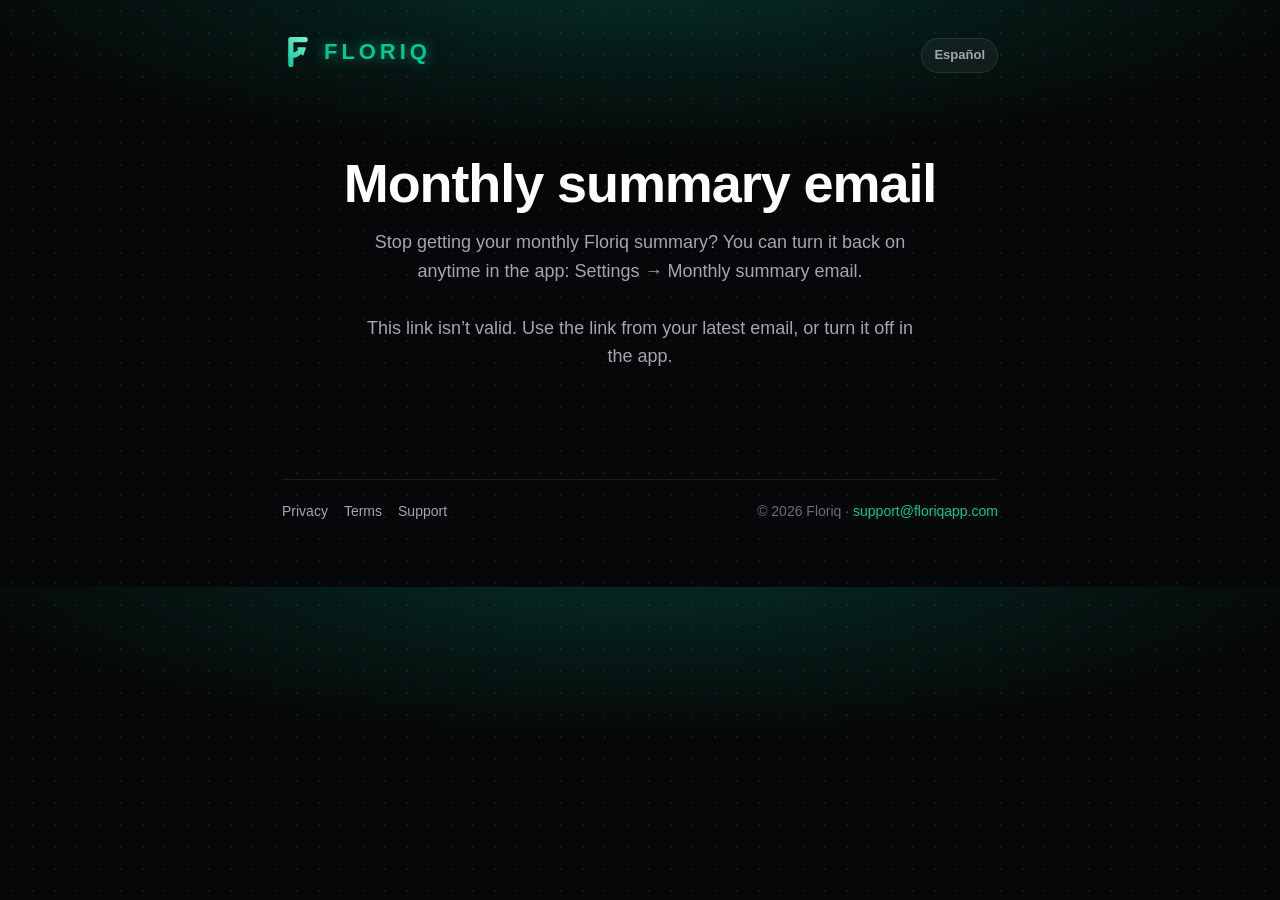
<file: unsubscribe/index.html>
<!doctype html>
<html lang="en">
<head>
<meta charset="utf-8">
<meta name="viewport" content="width=device-width, initial-scale=1">
<title>Unsubscribe — Floriq</title>
<meta name="description" content="Stop the monthly summary email.">
<meta name="theme-color" content="#060708">
<link rel="stylesheet" href="/style.css">
<link rel="icon" type="image/png" href="/favicon.png">
<link rel="apple-touch-icon" href="/apple-touch-icon.png">
<meta name="robots" content="noindex">
</head>
<body>
<div class="wrap">
<header class="top"><div class="mark"><a href="/"><svg xmlns="http://www.w3.org/2000/svg" viewBox="202 202 620 620" aria-hidden="true"><defs><linearGradient id="gr" gradientUnits="userSpaceOnUse" x1="250" y1="820" x2="780" y2="200"><stop offset="0" stop-color="#00C896"/><stop offset="1" stop-color="#8AF5D6"/></linearGradient></defs><path d="M651,272 L373,272 L373,752" stroke="url(#gr)" stroke-width="100" stroke-linecap="round" stroke-linejoin="round" fill="none"/><path d="M373,573 L457,573 L580.8,484.1" stroke="url(#gr)" stroke-width="100" stroke-linecap="round" stroke-linejoin="round" fill="none"/><path d="M644.3,438.6 L603.6,560.4 L515.9,438.2 Z" fill="url(#gr)" stroke="url(#gr)" stroke-width="36" stroke-linejoin="round"/></svg><span>FLORIQ</span></a></div><a class="lang" href="/es/unsubscribe/">Español</a></header>
<section class="hero"><h1>Monthly summary email</h1><p>Stop getting your monthly Floriq summary? You can turn it back on anytime in the app: Settings → Monthly summary email.</p><button id="go" class="badge" style="cursor:pointer;font:inherit;font-weight:700">Unsubscribe</button><p id="msg" style="margin-top:18px"></p></section><script>(function(){var q=new URLSearchParams(location.search),u=q.get("u"),s=q.get("s"),b=document.getElementById("go"),m=document.getElementById("msg");if(!u||!s){b.style.display="none";m.textContent="This link isn’t valid. Use the link from your latest email, or turn it off in the app.";return;}b.onclick=function(){b.disabled=true;m.textContent="";fetch("https://eqjwpahidgshztxzjhgt.supabase.co/functions/v1/monthly-summary"+"?u="+encodeURIComponent(u)+"&s="+encodeURIComponent(s),{method:"POST"}).then(function(r){if(r.status===403){b.style.display="none";m.textContent="This link isn’t valid. Use the link from your latest email, or turn it off in the app.";return;}if(!r.ok)throw 0;b.style.display="none";m.textContent="Done. You won’t get the monthly summary anymore.";}).catch(function(){b.disabled=false;m.textContent="Something went wrong. Please try again, or email us.";});};})();</script>
<footer><nav><a href="/privacy/">Privacy</a><a href="/terms/">Terms</a><a href="/support/">Support</a></nav><span>© 2026 Floriq · <a href="mailto:support@floriqapp.com">support@floriqapp.com</a></span></footer>
</div>
</body>
</html>
</file>
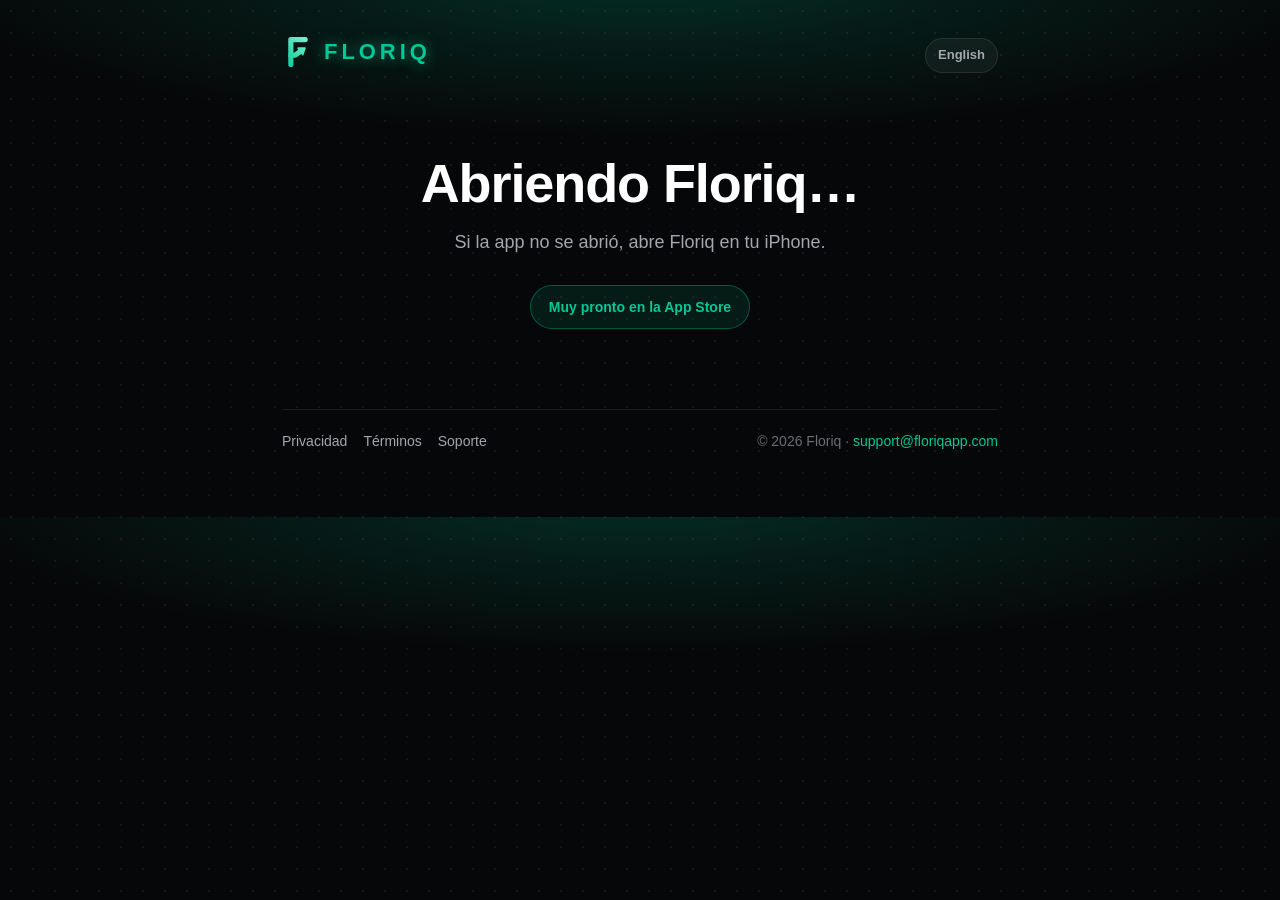
<file: es/open/index.html>
<!doctype html>
<html lang="es">
<head>
<meta charset="utf-8">
<meta name="viewport" content="width=device-width, initial-scale=1">
<title>Abrir Floriq</title>
<meta name="description" content="Abre la app de Floriq.">
<meta name="theme-color" content="#060708">
<link rel="stylesheet" href="/style.css">
<link rel="icon" type="image/png" href="/favicon.png">
<link rel="apple-touch-icon" href="/apple-touch-icon.png">
<meta name="robots" content="noindex">
</head>
<body>
<div class="wrap">
<header class="top"><div class="mark"><a href="/es/"><svg xmlns="http://www.w3.org/2000/svg" viewBox="202 202 620 620" aria-hidden="true"><defs><linearGradient id="gr" gradientUnits="userSpaceOnUse" x1="250" y1="820" x2="780" y2="200"><stop offset="0" stop-color="#00C896"/><stop offset="1" stop-color="#8AF5D6"/></linearGradient></defs><path d="M651,272 L373,272 L373,752" stroke="url(#gr)" stroke-width="100" stroke-linecap="round" stroke-linejoin="round" fill="none"/><path d="M373,573 L457,573 L580.8,484.1" stroke="url(#gr)" stroke-width="100" stroke-linecap="round" stroke-linejoin="round" fill="none"/><path d="M644.3,438.6 L603.6,560.4 L515.9,438.2 Z" fill="url(#gr)" stroke="url(#gr)" stroke-width="36" stroke-linejoin="round"/></svg><span>FLORIQ</span></a></div><a class="lang" href="/open/">English</a></header>
<section class="hero"><h1>Abriendo Floriq…</h1><p>Si la app no se abrió, abre Floriq en tu iPhone.</p><span class="badge">Muy pronto en la App Store</span></section><script>setTimeout(function(){location.href="floriq://";},60);</script>
<footer><nav><a href="/es/privacy/">Privacidad</a><a href="/es/terms/">Términos</a><a href="/es/support/">Soporte</a></nav><span>© 2026 Floriq · <a href="mailto:support@floriqapp.com">support@floriqapp.com</a></span></footer>
</div>
</body>
</html>
</file>
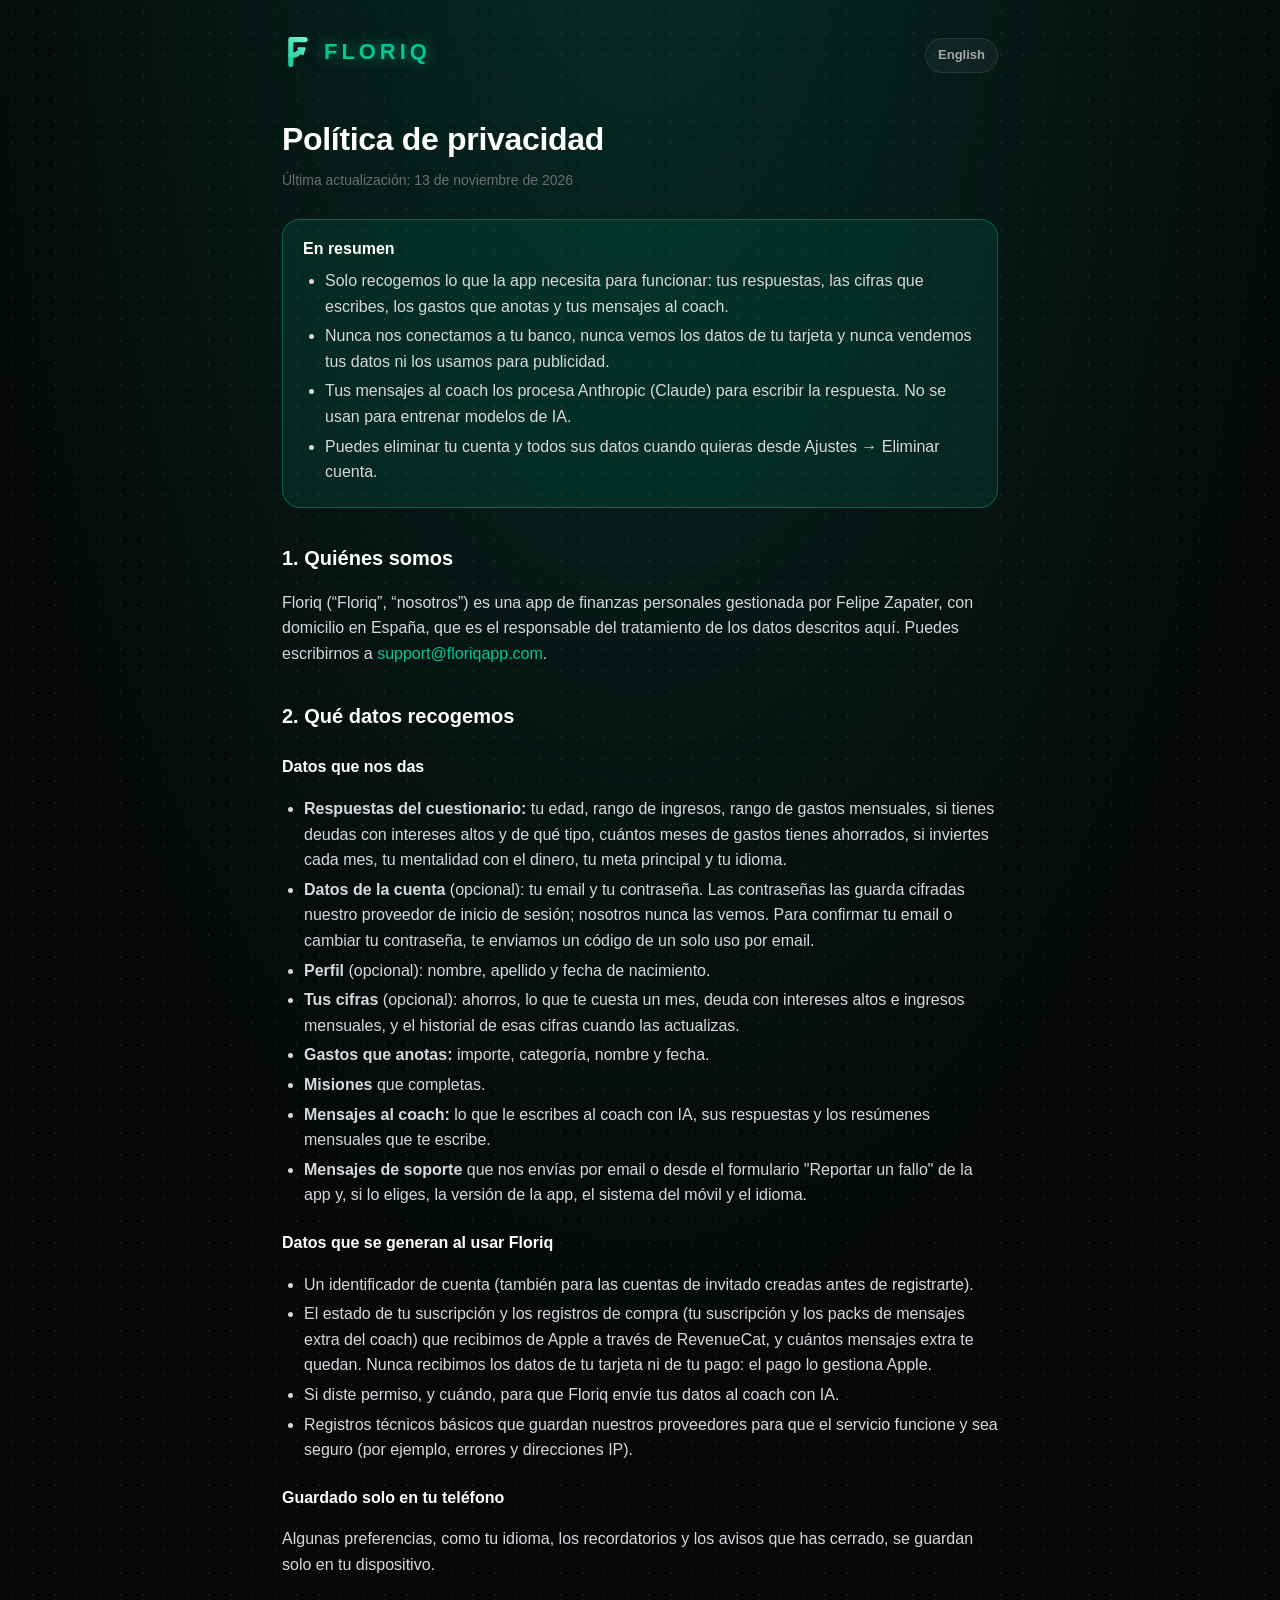
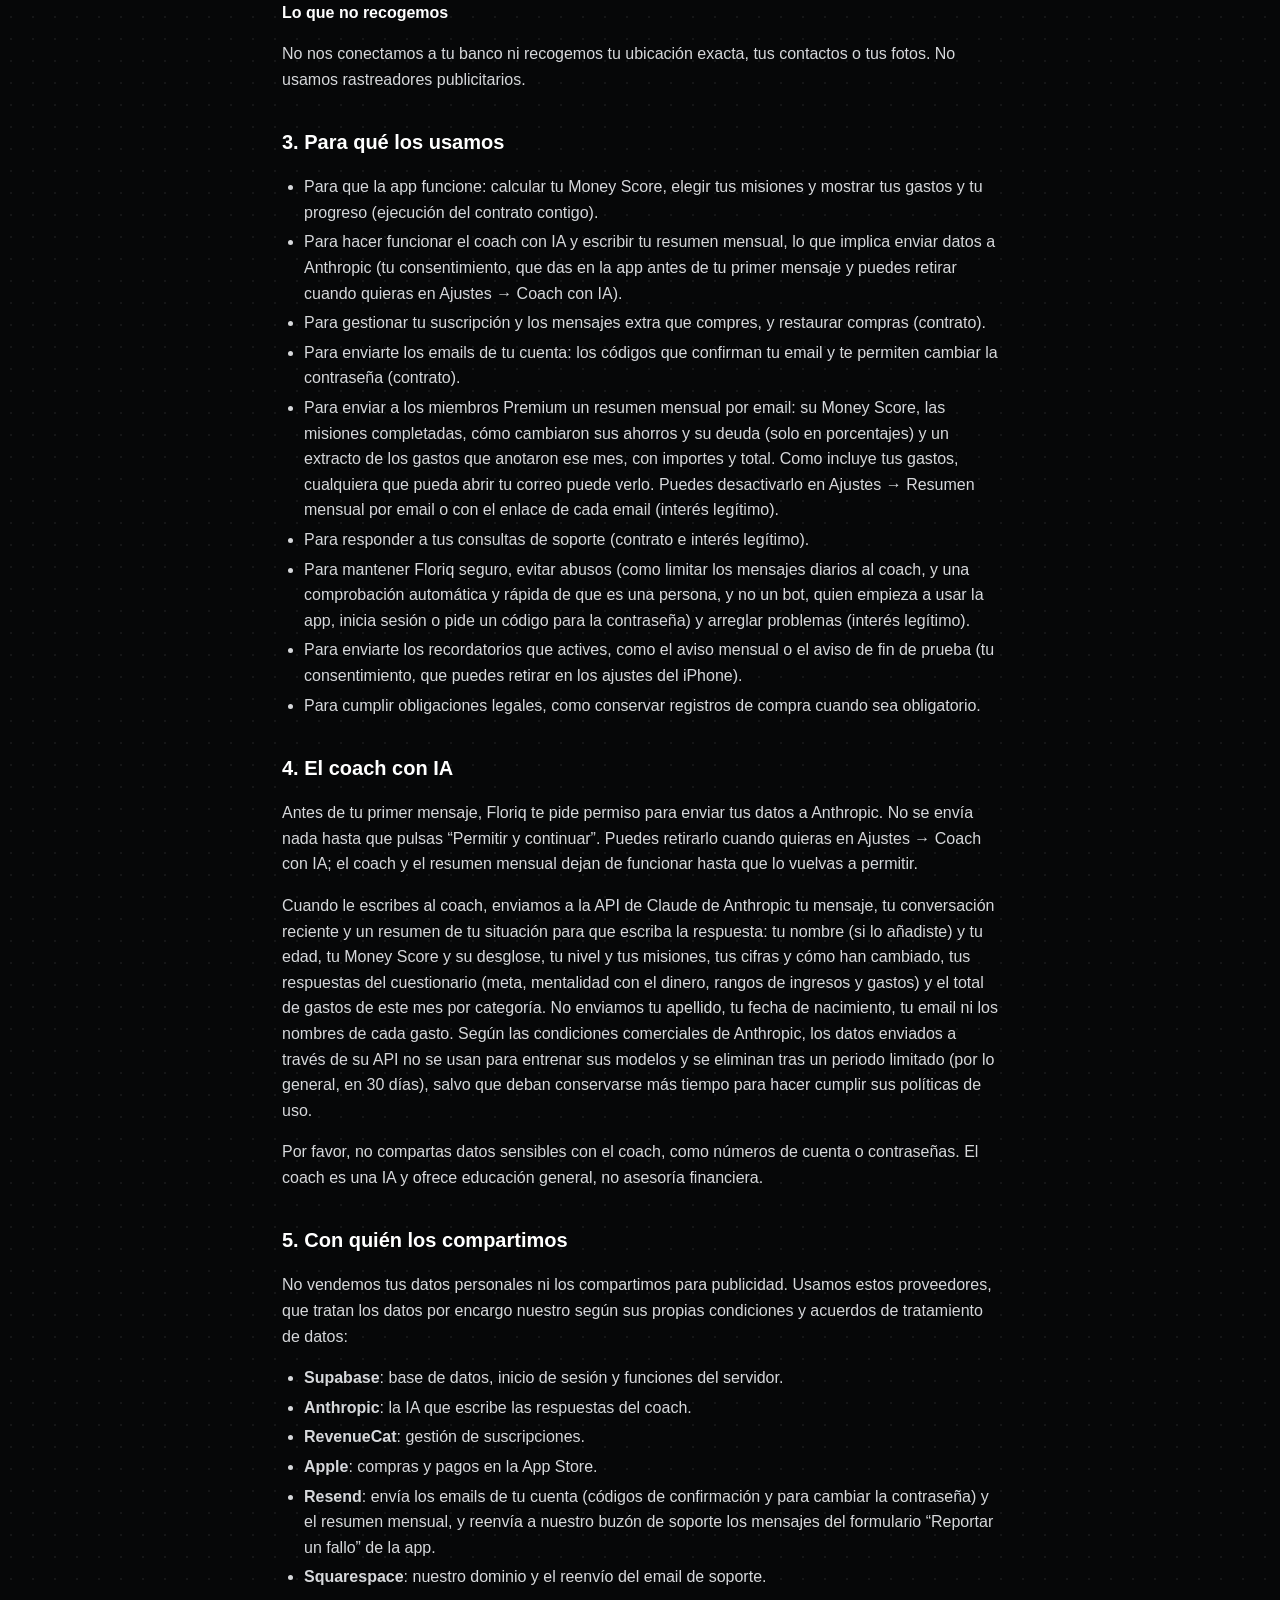
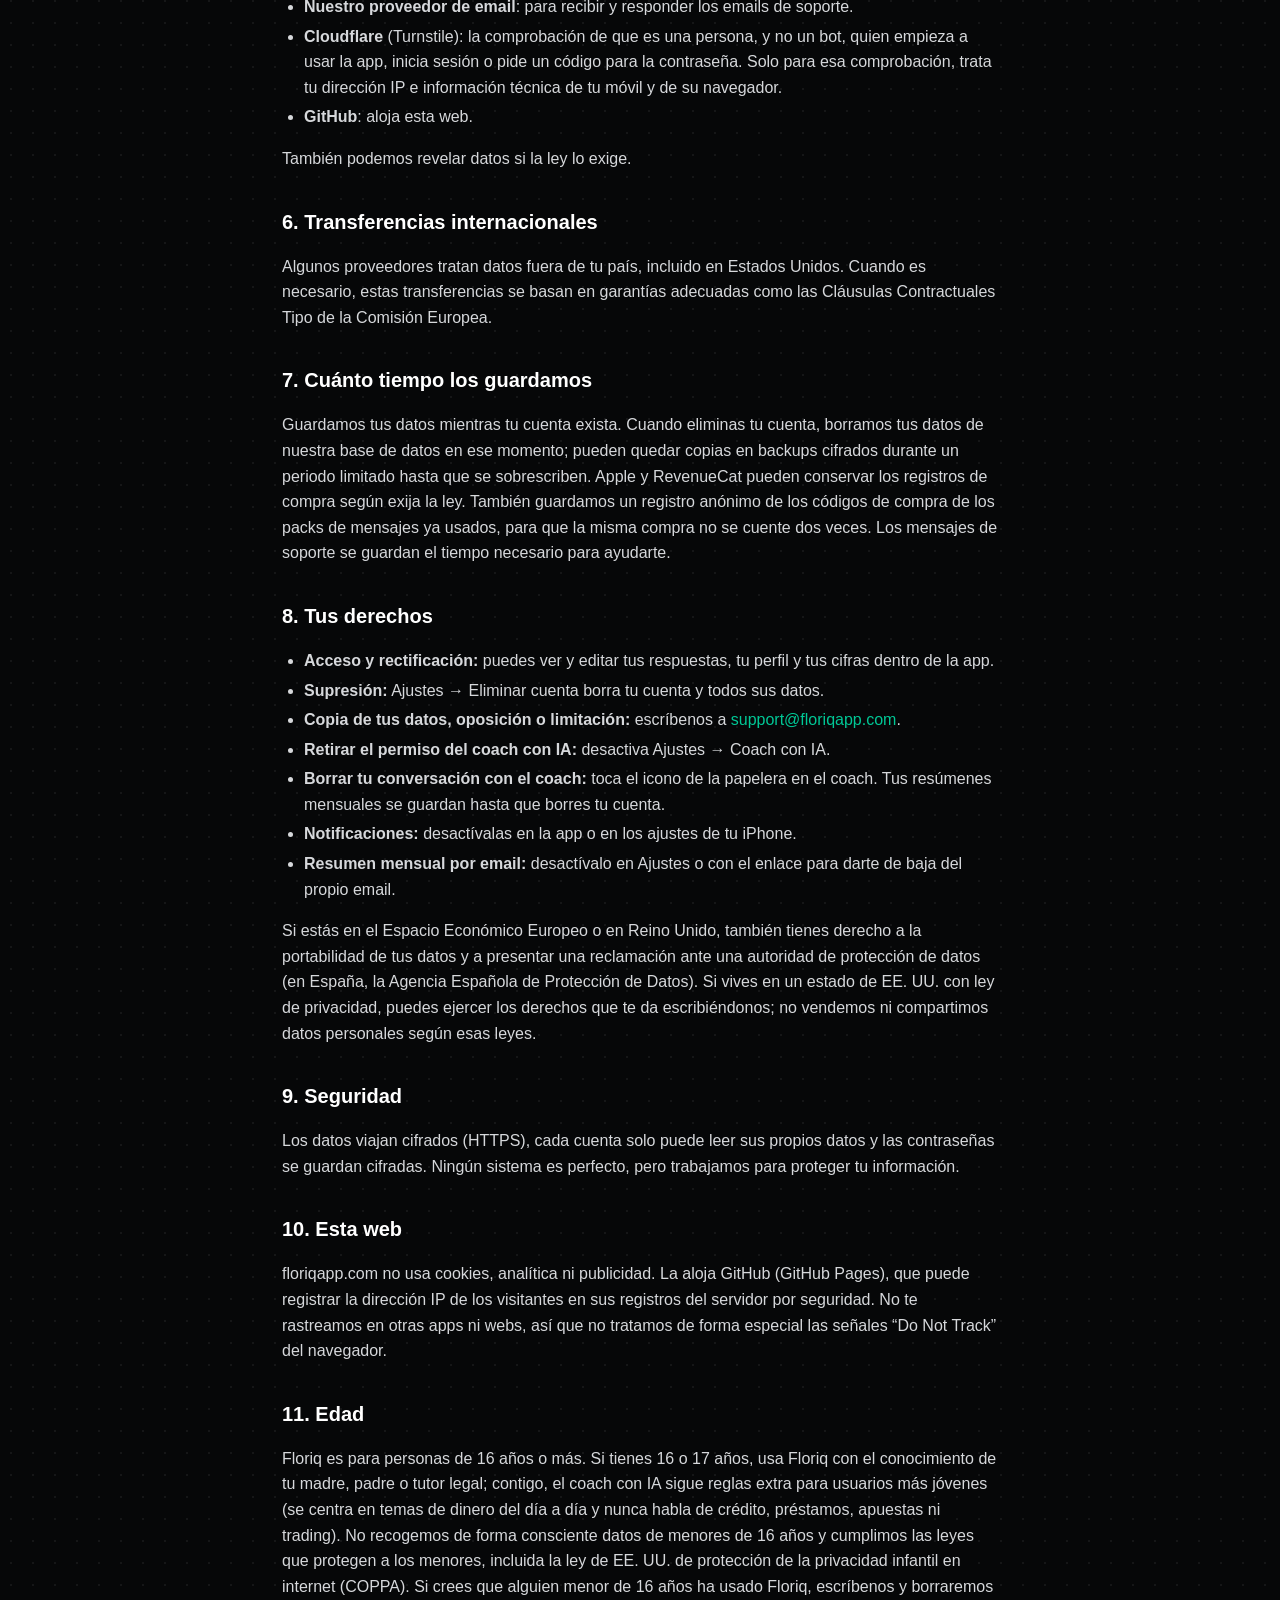
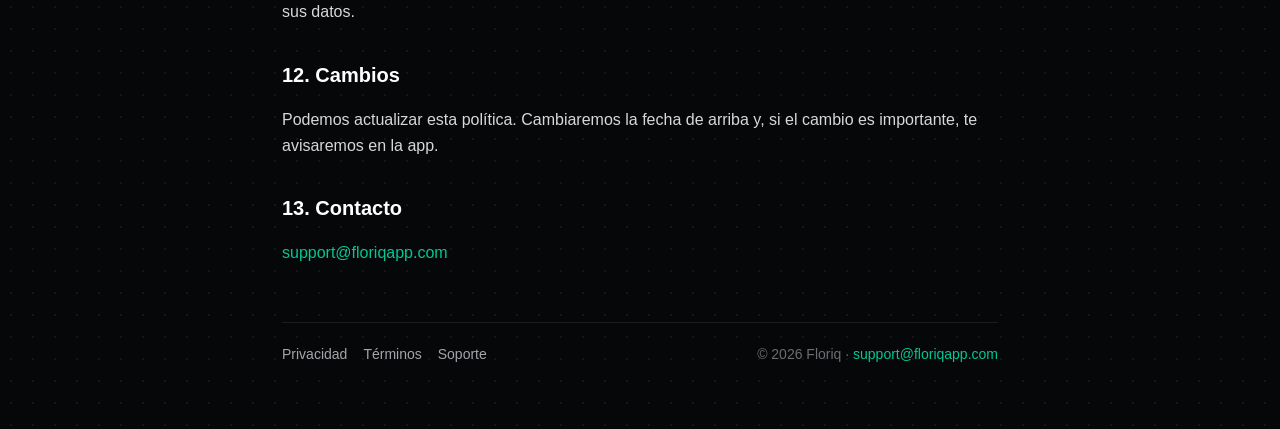
<file: es/privacy/index.html>
<!doctype html>
<html lang="es">
<head>
<meta charset="utf-8">
<meta name="viewport" content="width=device-width, initial-scale=1">
<title>Política de privacidad — Floriq</title>
<meta name="description" content="Cómo Floriq recoge y usa tus datos.">
<meta name="theme-color" content="#060708">
<link rel="stylesheet" href="/style.css">
<link rel="icon" type="image/png" href="/favicon.png">
<link rel="apple-touch-icon" href="/apple-touch-icon.png">
</head>
<body>
<div class="wrap">
<header class="top"><div class="mark"><a href="/es/"><svg xmlns="http://www.w3.org/2000/svg" viewBox="202 202 620 620" aria-hidden="true"><defs><linearGradient id="gr" gradientUnits="userSpaceOnUse" x1="250" y1="820" x2="780" y2="200"><stop offset="0" stop-color="#00C896"/><stop offset="1" stop-color="#8AF5D6"/></linearGradient></defs><path d="M651,272 L373,272 L373,752" stroke="url(#gr)" stroke-width="100" stroke-linecap="round" stroke-linejoin="round" fill="none"/><path d="M373,573 L457,573 L580.8,484.1" stroke="url(#gr)" stroke-width="100" stroke-linecap="round" stroke-linejoin="round" fill="none"/><path d="M644.3,438.6 L603.6,560.4 L515.9,438.2 Z" fill="url(#gr)" stroke="url(#gr)" stroke-width="36" stroke-linejoin="round"/></svg><span>FLORIQ</span></a></div><a class="lang" href="/privacy/">English</a></header>
<article class="doc">
<h1>Política de privacidad</h1>
<div class="date">Última actualización: 13 de noviembre de 2026</div>
<div class="summary"><strong>En resumen</strong><ul>
<li>Solo recogemos lo que la app necesita para funcionar: tus respuestas, las cifras que escribes, los gastos que anotas y tus mensajes al coach.</li>
<li>Nunca nos conectamos a tu banco, nunca vemos los datos de tu tarjeta y nunca vendemos tus datos ni los usamos para publicidad.</li>
<li>Tus mensajes al coach los procesa Anthropic (Claude) para escribir la respuesta. No se usan para entrenar modelos de IA.</li>
<li>Puedes eliminar tu cuenta y todos sus datos cuando quieras desde Ajustes → Eliminar cuenta.</li>
</ul></div>

<h2>1. Quiénes somos</h2>
<p>Floriq (“Floriq”, “nosotros”) es una app de finanzas personales gestionada por Felipe Zapater, con domicilio en España, que es el responsable del tratamiento de los datos descritos aquí. Puedes escribirnos a <a href="mailto:support@floriqapp.com">support@floriqapp.com</a>.</p>

<h2>2. Qué datos recogemos</h2>
<h3>Datos que nos das</h3>
<ul>
<li><strong>Respuestas del cuestionario:</strong> tu edad, rango de ingresos, rango de gastos mensuales, si tienes deudas con intereses altos y de qué tipo, cuántos meses de gastos tienes ahorrados, si inviertes cada mes, tu mentalidad con el dinero, tu meta principal y tu idioma.</li>
<li><strong>Datos de la cuenta</strong> (opcional): tu email y tu contraseña. Las contraseñas las guarda cifradas nuestro proveedor de inicio de sesión; nosotros nunca las vemos. Para confirmar tu email o cambiar tu contraseña, te enviamos un código de un solo uso por email.</li>
<li><strong>Perfil</strong> (opcional): nombre, apellido y fecha de nacimiento.</li>
<li><strong>Tus cifras</strong> (opcional): ahorros, lo que te cuesta un mes, deuda con intereses altos e ingresos mensuales, y el historial de esas cifras cuando las actualizas.</li>
<li><strong>Gastos que anotas:</strong> importe, categoría, nombre y fecha.</li>
<li><strong>Misiones</strong> que completas.</li>
<li><strong>Mensajes al coach:</strong> lo que le escribes al coach con IA, sus respuestas y los resúmenes mensuales que te escribe.</li>
<li><strong>Mensajes de soporte</strong> que nos envías por email o desde el formulario "Reportar un fallo" de la app y, si lo eliges, la versión de la app, el sistema del móvil y el idioma.</li>
</ul>
<h3>Datos que se generan al usar Floriq</h3>
<ul>
<li>Un identificador de cuenta (también para las cuentas de invitado creadas antes de registrarte).</li>
<li>El estado de tu suscripción y los registros de compra (tu suscripción y los packs de mensajes extra del coach) que recibimos de Apple a través de RevenueCat, y cuántos mensajes extra te quedan. Nunca recibimos los datos de tu tarjeta ni de tu pago: el pago lo gestiona Apple.</li>
<li>Si diste permiso, y cuándo, para que Floriq envíe tus datos al coach con IA.</li>
<li>Registros técnicos básicos que guardan nuestros proveedores para que el servicio funcione y sea seguro (por ejemplo, errores y direcciones IP).</li>
</ul>
<h3>Guardado solo en tu teléfono</h3>
<p>Algunas preferencias, como tu idioma, los recordatorios y los avisos que has cerrado, se guardan solo en tu dispositivo.</p>
<h3>Lo que no recogemos</h3>
<p>No nos conectamos a tu banco ni recogemos tu ubicación exacta, tus contactos o tus fotos. No usamos rastreadores publicitarios.</p>

<h2>3. Para qué los usamos</h2>
<ul>
<li>Para que la app funcione: calcular tu Money Score, elegir tus misiones y mostrar tus gastos y tu progreso (ejecución del contrato contigo).</li>
<li>Para hacer funcionar el coach con IA y escribir tu resumen mensual, lo que implica enviar datos a Anthropic (tu consentimiento, que das en la app antes de tu primer mensaje y puedes retirar cuando quieras en Ajustes → Coach con IA).</li>
<li>Para gestionar tu suscripción y los mensajes extra que compres, y restaurar compras (contrato).</li>
<li>Para enviarte los emails de tu cuenta: los códigos que confirman tu email y te permiten cambiar la contraseña (contrato).</li>
<li>Para enviar a los miembros Premium un resumen mensual por email: su Money Score, las misiones completadas, cómo cambiaron sus ahorros y su deuda (solo en porcentajes) y un extracto de los gastos que anotaron ese mes, con importes y total. Como incluye tus gastos, cualquiera que pueda abrir tu correo puede verlo. Puedes desactivarlo en Ajustes → Resumen mensual por email o con el enlace de cada email (interés legítimo).</li>
<li>Para responder a tus consultas de soporte (contrato e interés legítimo).</li>
<li>Para mantener Floriq seguro, evitar abusos (como limitar los mensajes diarios al coach, y una comprobación automática y rápida de que es una persona, y no un bot, quien empieza a usar la app, inicia sesión o pide un código para la contraseña) y arreglar problemas (interés legítimo).</li>
<li>Para enviarte los recordatorios que actives, como el aviso mensual o el aviso de fin de prueba (tu consentimiento, que puedes retirar en los ajustes del iPhone).</li>
<li>Para cumplir obligaciones legales, como conservar registros de compra cuando sea obligatorio.</li>
</ul>

<h2>4. El coach con IA</h2>
<p>Antes de tu primer mensaje, Floriq te pide permiso para enviar tus datos a Anthropic. No se envía nada hasta que pulsas “Permitir y continuar”. Puedes retirarlo cuando quieras en Ajustes → Coach con IA; el coach y el resumen mensual dejan de funcionar hasta que lo vuelvas a permitir.</p>
<p>Cuando le escribes al coach, enviamos a la API de Claude de Anthropic tu mensaje, tu conversación reciente y un resumen de tu situación para que escriba la respuesta: tu nombre (si lo añadiste) y tu edad, tu Money Score y su desglose, tu nivel y tus misiones, tus cifras y cómo han cambiado, tus respuestas del cuestionario (meta, mentalidad con el dinero, rangos de ingresos y gastos) y el total de gastos de este mes por categoría. No enviamos tu apellido, tu fecha de nacimiento, tu email ni los nombres de cada gasto. Según las condiciones comerciales de Anthropic, los datos enviados a través de su API no se usan para entrenar sus modelos y se eliminan tras un periodo limitado (por lo general, en 30 días), salvo que deban conservarse más tiempo para hacer cumplir sus políticas de uso.</p>
<p>Por favor, no compartas datos sensibles con el coach, como números de cuenta o contraseñas. El coach es una IA y ofrece educación general, no asesoría financiera.</p>

<h2>5. Con quién los compartimos</h2>
<p>No vendemos tus datos personales ni los compartimos para publicidad. Usamos estos proveedores, que tratan los datos por encargo nuestro según sus propias condiciones y acuerdos de tratamiento de datos:</p>
<ul>
<li><strong>Supabase</strong>: base de datos, inicio de sesión y funciones del servidor.</li>
<li><strong>Anthropic</strong>: la IA que escribe las respuestas del coach.</li>
<li><strong>RevenueCat</strong>: gestión de suscripciones.</li>
<li><strong>Apple</strong>: compras y pagos en la App Store.</li>
<li><strong>Resend</strong>: envía los emails de tu cuenta (códigos de confirmación y para cambiar la contraseña) y el resumen mensual, y reenvía a nuestro buzón de soporte los mensajes del formulario “Reportar un fallo” de la app.</li>
<li><strong>Squarespace</strong>: nuestro dominio y el reenvío del email de soporte.</li>
<li><strong>Nuestro proveedor de email</strong>: para recibir y responder los emails de soporte.</li>
<li><strong>Cloudflare</strong> (Turnstile): la comprobación de que es una persona, y no un bot, quien empieza a usar la app, inicia sesión o pide un código para la contraseña. Solo para esa comprobación, trata tu dirección IP e información técnica de tu móvil y de su navegador.</li>
<li><strong>GitHub</strong>: aloja esta web.</li>
</ul>
<p>También podemos revelar datos si la ley lo exige.</p>

<h2>6. Transferencias internacionales</h2>
<p>Algunos proveedores tratan datos fuera de tu país, incluido en Estados Unidos. Cuando es necesario, estas transferencias se basan en garantías adecuadas como las Cláusulas Contractuales Tipo de la Comisión Europea.</p>

<h2>7. Cuánto tiempo los guardamos</h2>
<p>Guardamos tus datos mientras tu cuenta exista. Cuando eliminas tu cuenta, borramos tus datos de nuestra base de datos en ese momento; pueden quedar copias en backups cifrados durante un periodo limitado hasta que se sobrescriben. Apple y RevenueCat pueden conservar los registros de compra según exija la ley. También guardamos un registro anónimo de los códigos de compra de los packs de mensajes ya usados, para que la misma compra no se cuente dos veces. Los mensajes de soporte se guardan el tiempo necesario para ayudarte.</p>

<h2>8. Tus derechos</h2>
<ul>
<li><strong>Acceso y rectificación:</strong> puedes ver y editar tus respuestas, tu perfil y tus cifras dentro de la app.</li>
<li><strong>Supresión:</strong> Ajustes → Eliminar cuenta borra tu cuenta y todos sus datos.</li>
<li><strong>Copia de tus datos, oposición o limitación:</strong> escríbenos a <a href="mailto:support@floriqapp.com">support@floriqapp.com</a>.</li>
<li><strong>Retirar el permiso del coach con IA:</strong> desactiva Ajustes → Coach con IA.</li>
<li><strong>Borrar tu conversación con el coach:</strong> toca el icono de la papelera en el coach. Tus resúmenes mensuales se guardan hasta que borres tu cuenta.</li>
<li><strong>Notificaciones:</strong> desactívalas en la app o en los ajustes de tu iPhone.</li>
<li><strong>Resumen mensual por email:</strong> desactívalo en Ajustes o con el enlace para darte de baja del propio email.</li>
</ul>
<p>Si estás en el Espacio Económico Europeo o en Reino Unido, también tienes derecho a la portabilidad de tus datos y a presentar una reclamación ante una autoridad de protección de datos (en España, la Agencia Española de Protección de Datos). Si vives en un estado de EE. UU. con ley de privacidad, puedes ejercer los derechos que te da escribiéndonos; no vendemos ni compartimos datos personales según esas leyes.</p>

<h2>9. Seguridad</h2>
<p>Los datos viajan cifrados (HTTPS), cada cuenta solo puede leer sus propios datos y las contraseñas se guardan cifradas. Ningún sistema es perfecto, pero trabajamos para proteger tu información.</p>

<h2>10. Esta web</h2>
<p>floriqapp.com no usa cookies, analítica ni publicidad. La aloja GitHub (GitHub Pages), que puede registrar la dirección IP de los visitantes en sus registros del servidor por seguridad. No te rastreamos en otras apps ni webs, así que no tratamos de forma especial las señales “Do Not Track” del navegador.</p>

<h2>11. Edad</h2>
<p>Floriq es para personas de 16 años o más. Si tienes 16 o 17 años, usa Floriq con el conocimiento de tu madre, padre o tutor legal; contigo, el coach con IA sigue reglas extra para usuarios más jóvenes (se centra en temas de dinero del día a día y nunca habla de crédito, préstamos, apuestas ni trading). No recogemos de forma consciente datos de menores de 16 años y cumplimos las leyes que protegen a los menores, incluida la ley de EE. UU. de protección de la privacidad infantil en internet (COPPA). Si crees que alguien menor de 16 años ha usado Floriq, escríbenos y borraremos sus datos.</p>

<h2>12. Cambios</h2>
<p>Podemos actualizar esta política. Cambiaremos la fecha de arriba y, si el cambio es importante, te avisaremos en la app.</p>

<h2>13. Contacto</h2>
<p><a href="mailto:support@floriqapp.com">support@floriqapp.com</a></p>
</article>
<footer><nav><a href="/es/privacy/">Privacidad</a><a href="/es/terms/">Términos</a><a href="/es/support/">Soporte</a></nav><span>© 2026 Floriq · <a href="mailto:support@floriqapp.com">support@floriqapp.com</a></span></footer>
</div>
</body>
</html>
</file>
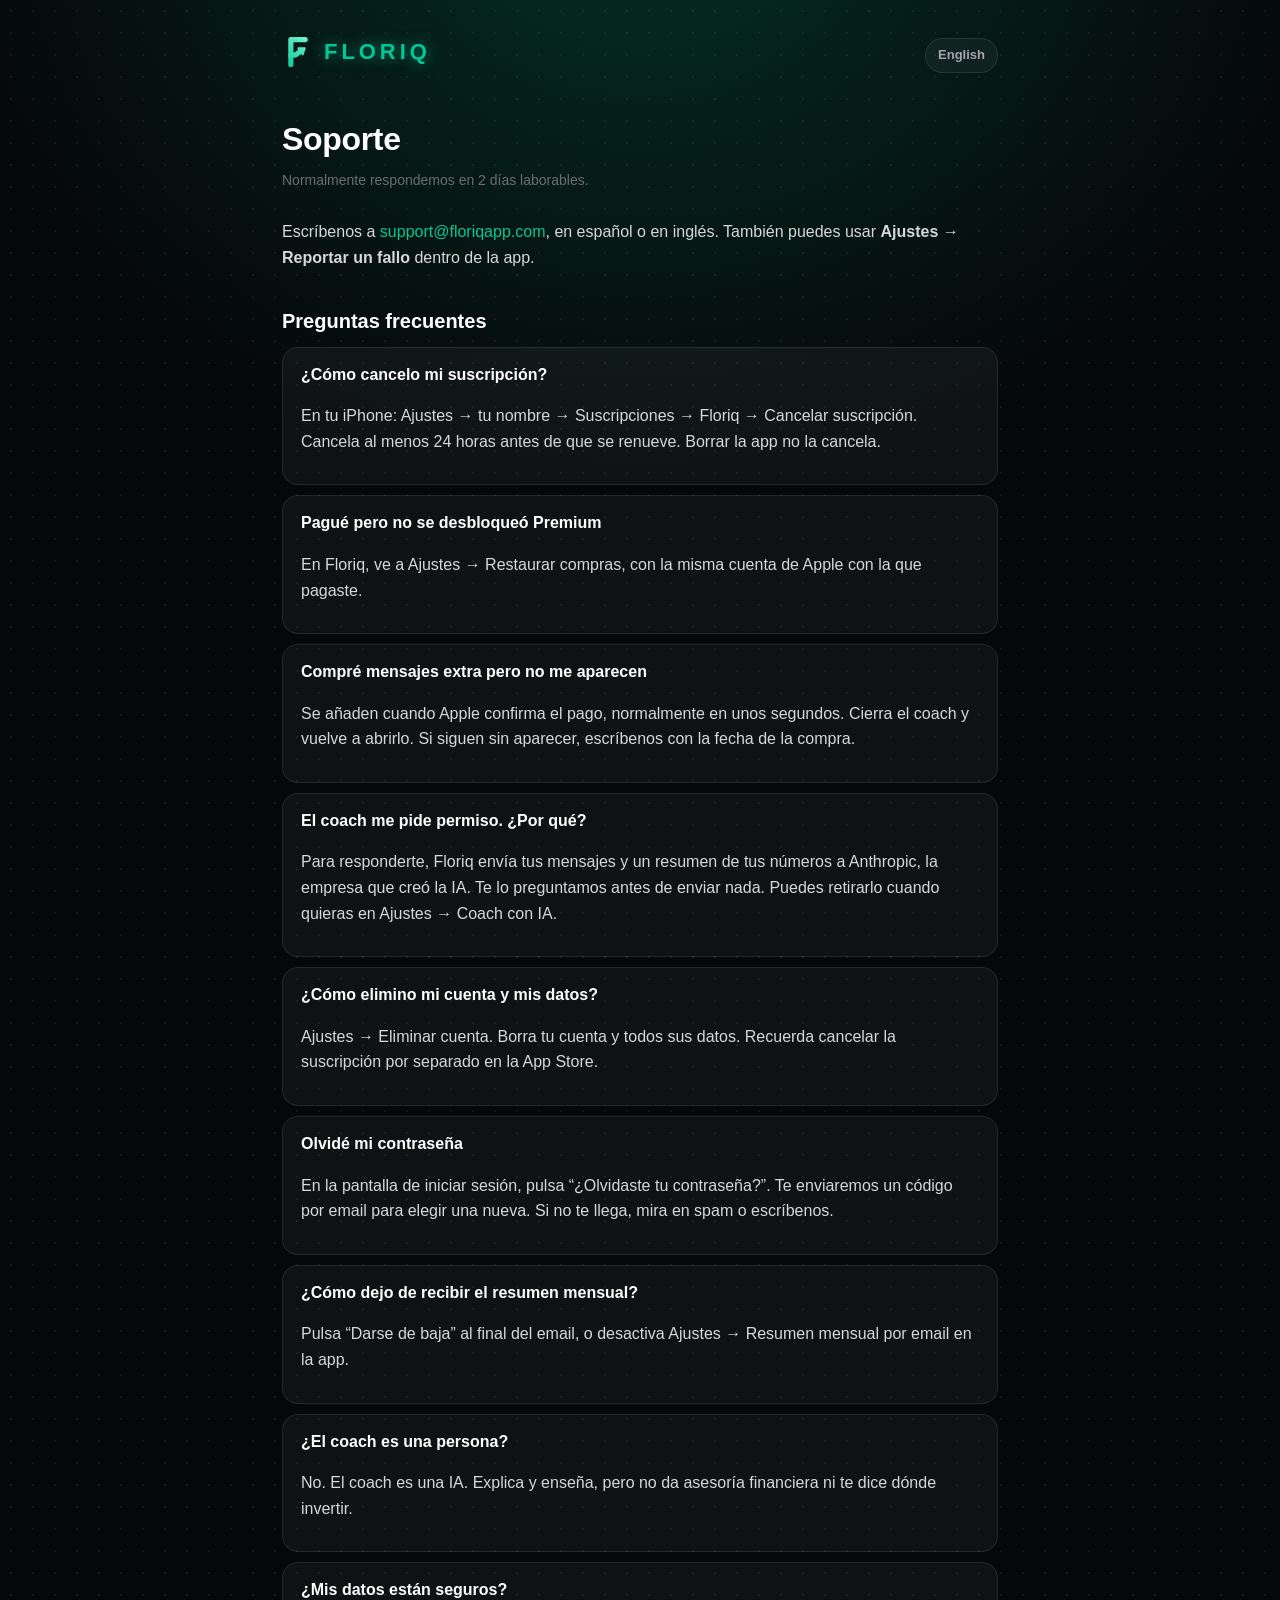
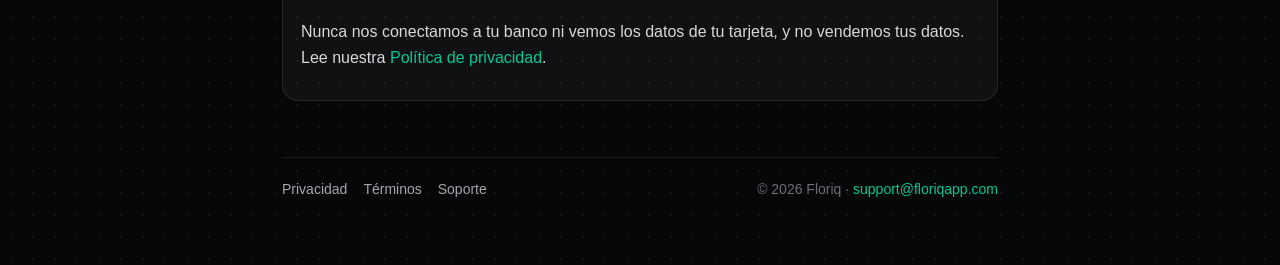
<file: es/support/index.html>
<!doctype html>
<html lang="es">
<head>
<meta charset="utf-8">
<meta name="viewport" content="width=device-width, initial-scale=1">
<title>Soporte — Floriq</title>
<meta name="description" content="Ayuda con Floriq.">
<meta name="theme-color" content="#060708">
<link rel="stylesheet" href="/style.css">
<link rel="icon" type="image/png" href="/favicon.png">
<link rel="apple-touch-icon" href="/apple-touch-icon.png">
</head>
<body>
<div class="wrap">
<header class="top"><div class="mark"><a href="/es/"><svg xmlns="http://www.w3.org/2000/svg" viewBox="202 202 620 620" aria-hidden="true"><defs><linearGradient id="gr" gradientUnits="userSpaceOnUse" x1="250" y1="820" x2="780" y2="200"><stop offset="0" stop-color="#00C896"/><stop offset="1" stop-color="#8AF5D6"/></linearGradient></defs><path d="M651,272 L373,272 L373,752" stroke="url(#gr)" stroke-width="100" stroke-linecap="round" stroke-linejoin="round" fill="none"/><path d="M373,573 L457,573 L580.8,484.1" stroke="url(#gr)" stroke-width="100" stroke-linecap="round" stroke-linejoin="round" fill="none"/><path d="M644.3,438.6 L603.6,560.4 L515.9,438.2 Z" fill="url(#gr)" stroke="url(#gr)" stroke-width="36" stroke-linejoin="round"/></svg><span>FLORIQ</span></a></div><a class="lang" href="/support/">English</a></header>
<article class="doc">
<h1>Soporte</h1>
<div class="date">Normalmente respondemos en 2 días laborables.</div>
<p>Escríbenos a <a href="mailto:support@floriqapp.com">support@floriqapp.com</a>, en español o en inglés. También puedes usar <strong>Ajustes → Reportar un fallo</strong> dentro de la app.</p>
<h2>Preguntas frecuentes</h2>
<div class="faq"><h3>¿Cómo cancelo mi suscripción?</h3><p>En tu iPhone: Ajustes → tu nombre → Suscripciones → Floriq → Cancelar suscripción. Cancela al menos 24 horas antes de que se renueve. Borrar la app no la cancela.</p></div>
<div class="faq"><h3>Pagué pero no se desbloqueó Premium</h3><p>En Floriq, ve a Ajustes → Restaurar compras, con la misma cuenta de Apple con la que pagaste.</p></div>
<div class="faq"><h3>Compré mensajes extra pero no me aparecen</h3><p>Se añaden cuando Apple confirma el pago, normalmente en unos segundos. Cierra el coach y vuelve a abrirlo. Si siguen sin aparecer, escríbenos con la fecha de la compra.</p></div>
<div class="faq"><h3>El coach me pide permiso. ¿Por qué?</h3><p>Para responderte, Floriq envía tus mensajes y un resumen de tus números a Anthropic, la empresa que creó la IA. Te lo preguntamos antes de enviar nada. Puedes retirarlo cuando quieras en Ajustes → Coach con IA.</p></div>
<div class="faq"><h3>¿Cómo elimino mi cuenta y mis datos?</h3><p>Ajustes → Eliminar cuenta. Borra tu cuenta y todos sus datos. Recuerda cancelar la suscripción por separado en la App Store.</p></div>
<div class="faq"><h3>Olvidé mi contraseña</h3><p>En la pantalla de iniciar sesión, pulsa “¿Olvidaste tu contraseña?”. Te enviaremos un código por email para elegir una nueva. Si no te llega, mira en spam o escríbenos.</p></div>
<div class="faq"><h3>¿Cómo dejo de recibir el resumen mensual?</h3><p>Pulsa “Darse de baja” al final del email, o desactiva Ajustes → Resumen mensual por email en la app.</p></div>
<div class="faq"><h3>¿El coach es una persona?</h3><p>No. El coach es una IA. Explica y enseña, pero no da asesoría financiera ni te dice dónde invertir.</p></div>
<div class="faq"><h3>¿Mis datos están seguros?</h3><p>Nunca nos conectamos a tu banco ni vemos los datos de tu tarjeta, y no vendemos tus datos. Lee nuestra <a href="/es/privacy/">Política de privacidad</a>.</p></div>
</article>
<footer><nav><a href="/es/privacy/">Privacidad</a><a href="/es/terms/">Términos</a><a href="/es/support/">Soporte</a></nav><span>© 2026 Floriq · <a href="mailto:support@floriqapp.com">support@floriqapp.com</a></span></footer>
</div>
</body>
</html>
</file>
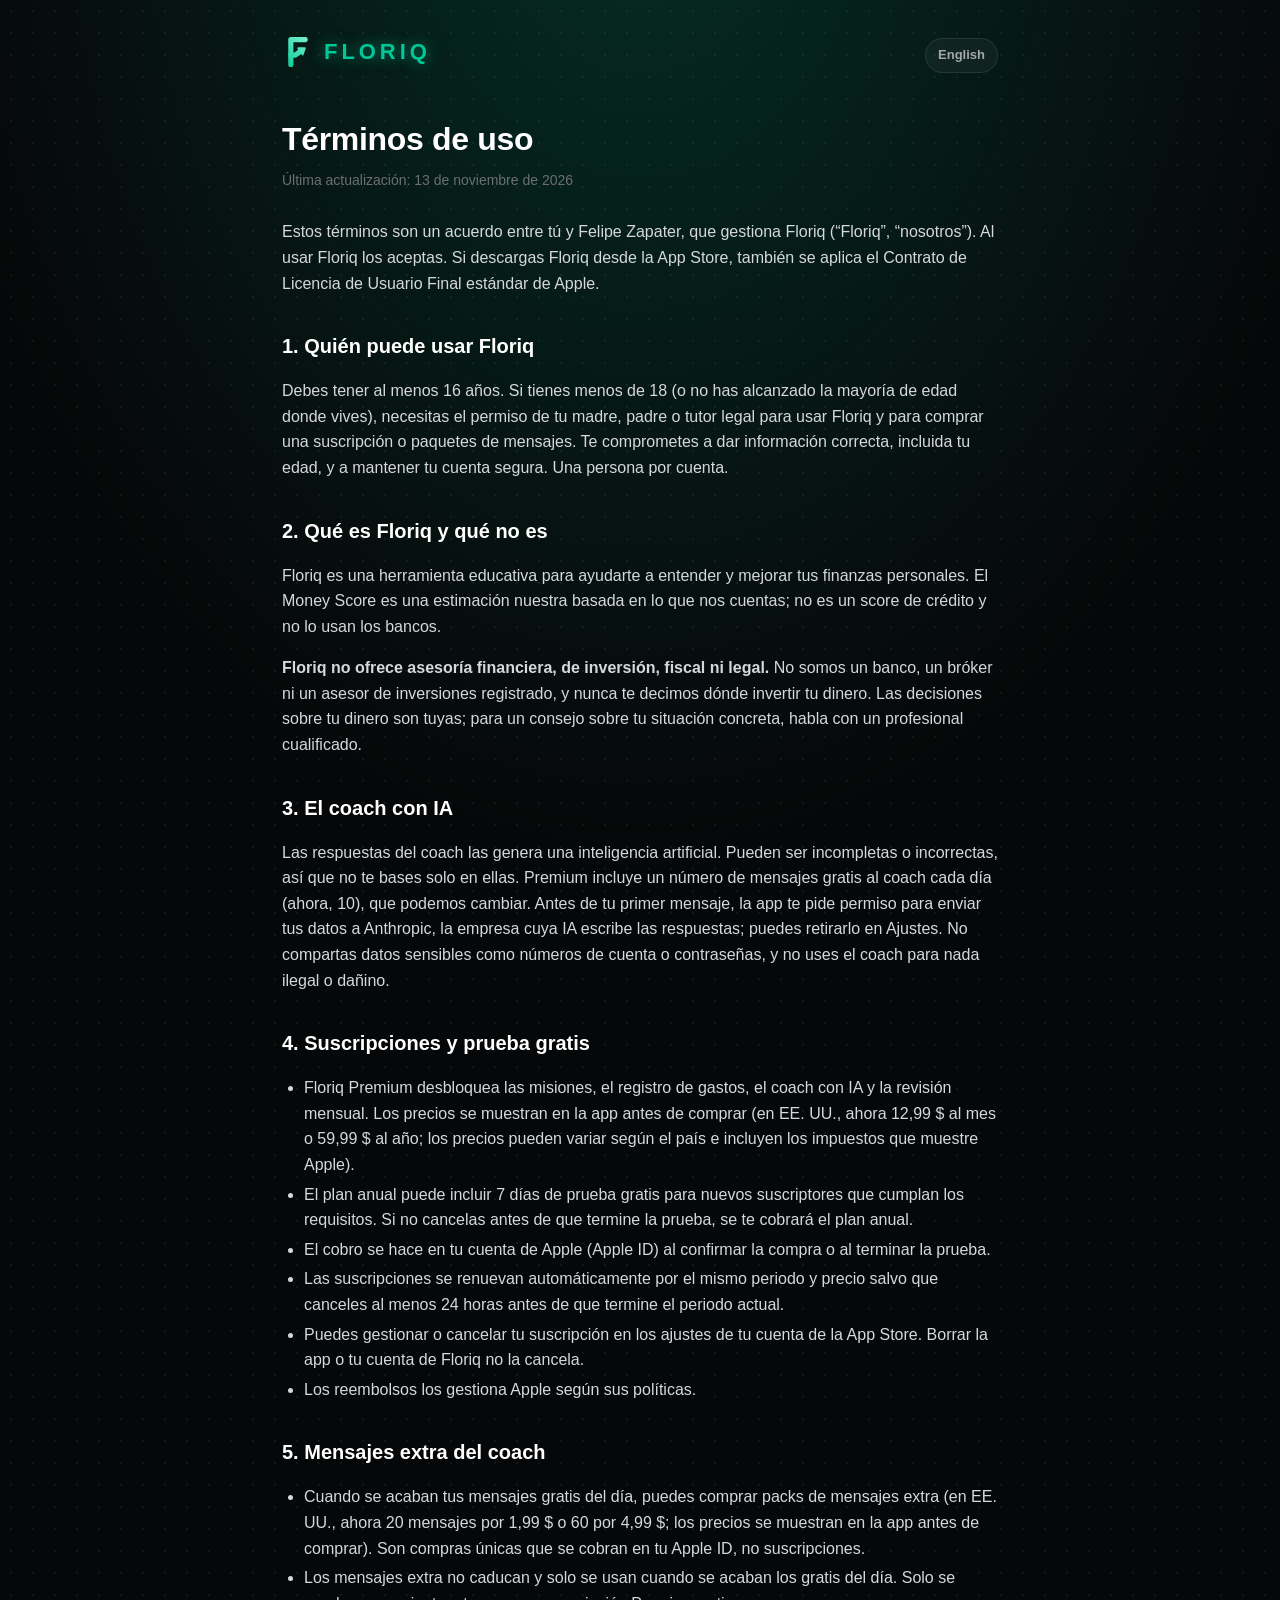
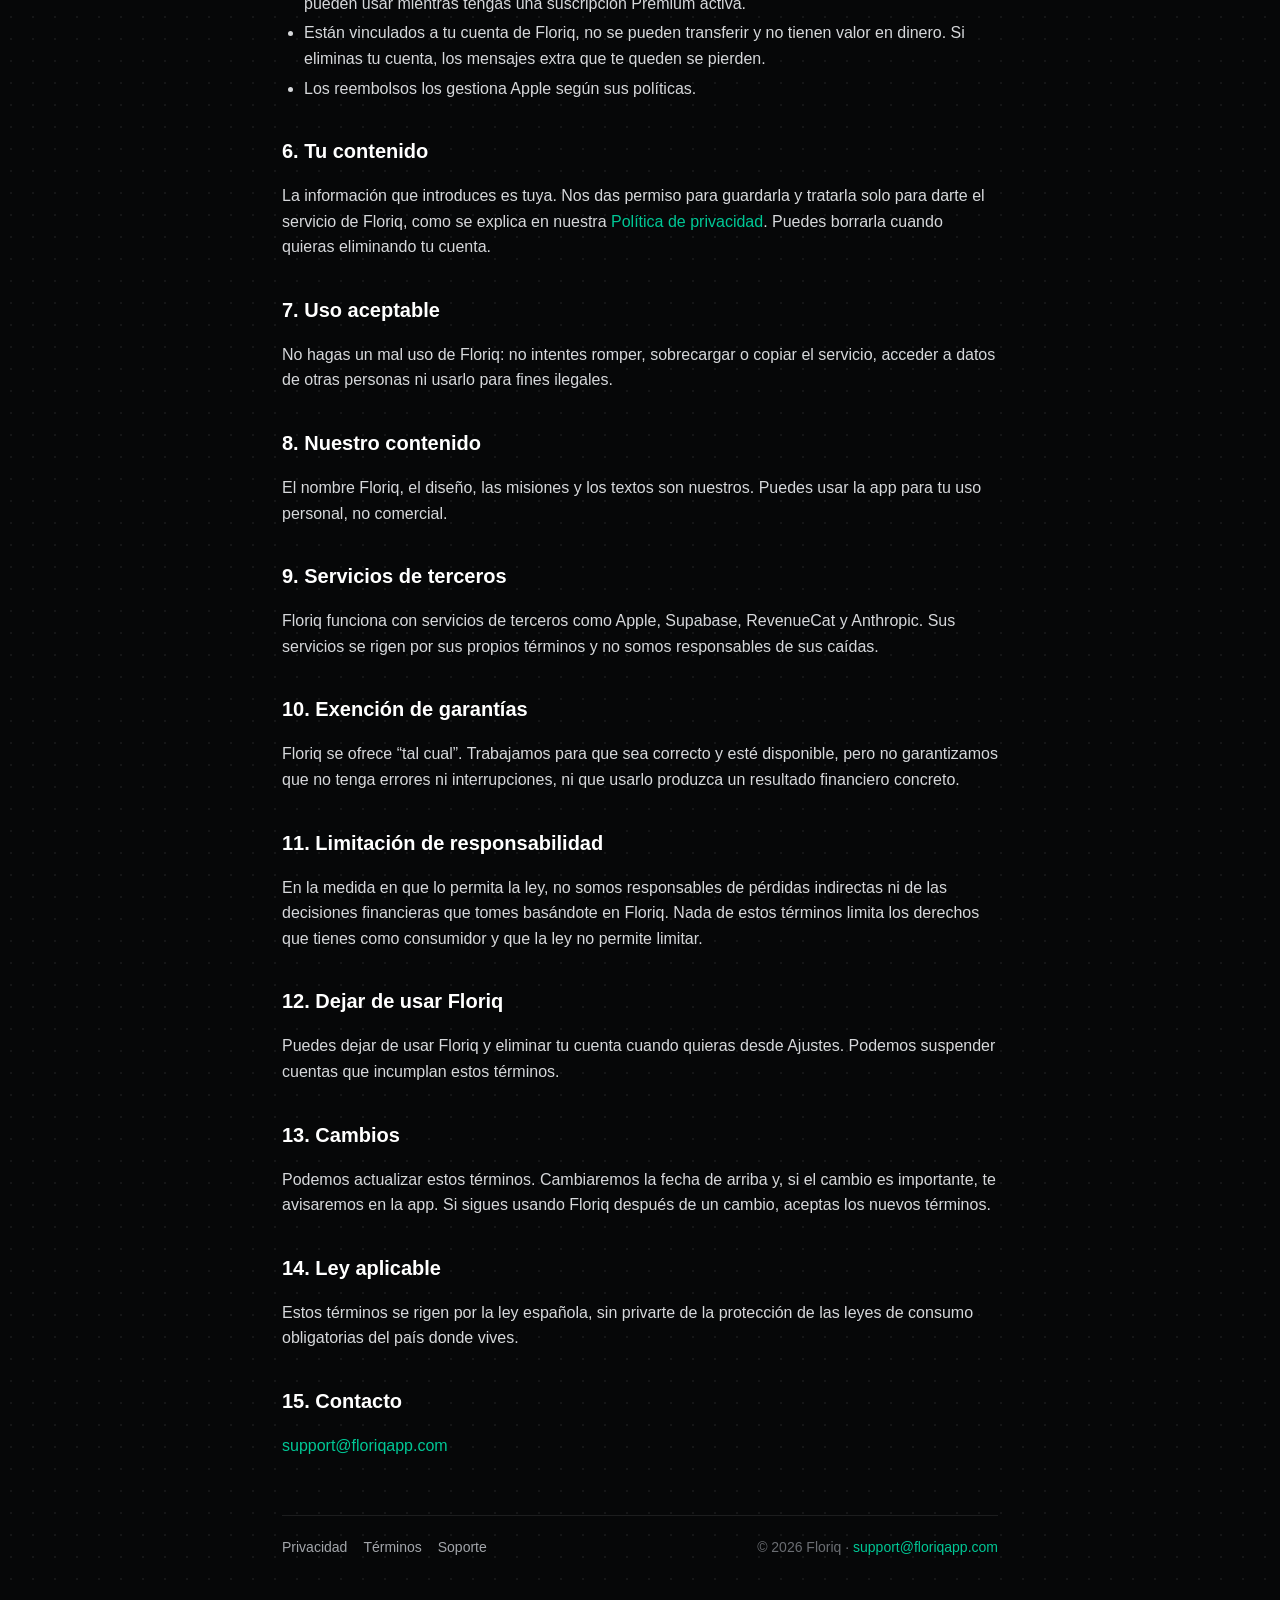
<file: es/terms/index.html>
<!doctype html>
<html lang="es">
<head>
<meta charset="utf-8">
<meta name="viewport" content="width=device-width, initial-scale=1">
<title>Términos de uso — Floriq</title>
<meta name="description" content="Términos de uso de Floriq.">
<meta name="theme-color" content="#060708">
<link rel="stylesheet" href="/style.css">
<link rel="icon" type="image/png" href="/favicon.png">
<link rel="apple-touch-icon" href="/apple-touch-icon.png">
</head>
<body>
<div class="wrap">
<header class="top"><div class="mark"><a href="/es/"><svg xmlns="http://www.w3.org/2000/svg" viewBox="202 202 620 620" aria-hidden="true"><defs><linearGradient id="gr" gradientUnits="userSpaceOnUse" x1="250" y1="820" x2="780" y2="200"><stop offset="0" stop-color="#00C896"/><stop offset="1" stop-color="#8AF5D6"/></linearGradient></defs><path d="M651,272 L373,272 L373,752" stroke="url(#gr)" stroke-width="100" stroke-linecap="round" stroke-linejoin="round" fill="none"/><path d="M373,573 L457,573 L580.8,484.1" stroke="url(#gr)" stroke-width="100" stroke-linecap="round" stroke-linejoin="round" fill="none"/><path d="M644.3,438.6 L603.6,560.4 L515.9,438.2 Z" fill="url(#gr)" stroke="url(#gr)" stroke-width="36" stroke-linejoin="round"/></svg><span>FLORIQ</span></a></div><a class="lang" href="/terms/">English</a></header>
<article class="doc">
<h1>Términos de uso</h1>
<div class="date">Última actualización: 13 de noviembre de 2026</div>
<p>Estos términos son un acuerdo entre tú y Felipe Zapater, que gestiona Floriq (“Floriq”, “nosotros”). Al usar Floriq los aceptas. Si descargas Floriq desde la App Store, también se aplica el Contrato de Licencia de Usuario Final estándar de Apple.</p>

<h2>1. Quién puede usar Floriq</h2>
<p>Debes tener al menos 16 años. Si tienes menos de 18 (o no has alcanzado la mayoría de edad donde vives), necesitas el permiso de tu madre, padre o tutor legal para usar Floriq y para comprar una suscripción o paquetes de mensajes. Te comprometes a dar información correcta, incluida tu edad, y a mantener tu cuenta segura. Una persona por cuenta.</p>

<h2>2. Qué es Floriq y qué no es</h2>
<p>Floriq es una herramienta educativa para ayudarte a entender y mejorar tus finanzas personales. El Money Score es una estimación nuestra basada en lo que nos cuentas; no es un score de crédito y no lo usan los bancos.</p>
<p><strong>Floriq no ofrece asesoría financiera, de inversión, fiscal ni legal.</strong> No somos un banco, un bróker ni un asesor de inversiones registrado, y nunca te decimos dónde invertir tu dinero. Las decisiones sobre tu dinero son tuyas; para un consejo sobre tu situación concreta, habla con un profesional cualificado.</p>

<h2>3. El coach con IA</h2>
<p>Las respuestas del coach las genera una inteligencia artificial. Pueden ser incompletas o incorrectas, así que no te bases solo en ellas. Premium incluye un número de mensajes gratis al coach cada día (ahora, 10), que podemos cambiar. Antes de tu primer mensaje, la app te pide permiso para enviar tus datos a Anthropic, la empresa cuya IA escribe las respuestas; puedes retirarlo en Ajustes. No compartas datos sensibles como números de cuenta o contraseñas, y no uses el coach para nada ilegal o dañino.</p>

<h2>4. Suscripciones y prueba gratis</h2>
<ul>
<li>Floriq Premium desbloquea las misiones, el registro de gastos, el coach con IA y la revisión mensual. Los precios se muestran en la app antes de comprar (en EE. UU., ahora 12,99 $ al mes o 59,99 $ al año; los precios pueden variar según el país e incluyen los impuestos que muestre Apple).</li>
<li>El plan anual puede incluir 7 días de prueba gratis para nuevos suscriptores que cumplan los requisitos. Si no cancelas antes de que termine la prueba, se te cobrará el plan anual.</li>
<li>El cobro se hace en tu cuenta de Apple (Apple ID) al confirmar la compra o al terminar la prueba.</li>
<li>Las suscripciones se renuevan automáticamente por el mismo periodo y precio salvo que canceles al menos 24 horas antes de que termine el periodo actual.</li>
<li>Puedes gestionar o cancelar tu suscripción en los ajustes de tu cuenta de la App Store. Borrar la app o tu cuenta de Floriq no la cancela.</li>
<li>Los reembolsos los gestiona Apple según sus políticas.</li>
</ul>

<h2>5. Mensajes extra del coach</h2>
<ul>
<li>Cuando se acaban tus mensajes gratis del día, puedes comprar packs de mensajes extra (en EE. UU., ahora 20 mensajes por 1,99 $ o 60 por 4,99 $; los precios se muestran en la app antes de comprar). Son compras únicas que se cobran en tu Apple ID, no suscripciones.</li>
<li>Los mensajes extra no caducan y solo se usan cuando se acaban los gratis del día. Solo se pueden usar mientras tengas una suscripción Premium activa.</li>
<li>Están vinculados a tu cuenta de Floriq, no se pueden transferir y no tienen valor en dinero. Si eliminas tu cuenta, los mensajes extra que te queden se pierden.</li>
<li>Los reembolsos los gestiona Apple según sus políticas.</li>
</ul>

<h2>6. Tu contenido</h2>
<p>La información que introduces es tuya. Nos das permiso para guardarla y tratarla solo para darte el servicio de Floriq, como se explica en nuestra <a href="/es/privacy/">Política de privacidad</a>. Puedes borrarla cuando quieras eliminando tu cuenta.</p>

<h2>7. Uso aceptable</h2>
<p>No hagas un mal uso de Floriq: no intentes romper, sobrecargar o copiar el servicio, acceder a datos de otras personas ni usarlo para fines ilegales.</p>

<h2>8. Nuestro contenido</h2>
<p>El nombre Floriq, el diseño, las misiones y los textos son nuestros. Puedes usar la app para tu uso personal, no comercial.</p>

<h2>9. Servicios de terceros</h2>
<p>Floriq funciona con servicios de terceros como Apple, Supabase, RevenueCat y Anthropic. Sus servicios se rigen por sus propios términos y no somos responsables de sus caídas.</p>

<h2>10. Exención de garantías</h2>
<p>Floriq se ofrece “tal cual”. Trabajamos para que sea correcto y esté disponible, pero no garantizamos que no tenga errores ni interrupciones, ni que usarlo produzca un resultado financiero concreto.</p>

<h2>11. Limitación de responsabilidad</h2>
<p>En la medida en que lo permita la ley, no somos responsables de pérdidas indirectas ni de las decisiones financieras que tomes basándote en Floriq. Nada de estos términos limita los derechos que tienes como consumidor y que la ley no permite limitar.</p>

<h2>12. Dejar de usar Floriq</h2>
<p>Puedes dejar de usar Floriq y eliminar tu cuenta cuando quieras desde Ajustes. Podemos suspender cuentas que incumplan estos términos.</p>

<h2>13. Cambios</h2>
<p>Podemos actualizar estos términos. Cambiaremos la fecha de arriba y, si el cambio es importante, te avisaremos en la app. Si sigues usando Floriq después de un cambio, aceptas los nuevos términos.</p>

<h2>14. Ley aplicable</h2>
<p>Estos términos se rigen por la ley española, sin privarte de la protección de las leyes de consumo obligatorias del país donde vives.</p>

<h2>15. Contacto</h2>
<p><a href="mailto:support@floriqapp.com">support@floriqapp.com</a></p>
</article>
<footer><nav><a href="/es/privacy/">Privacidad</a><a href="/es/terms/">Términos</a><a href="/es/support/">Soporte</a></nav><span>© 2026 Floriq · <a href="mailto:support@floriqapp.com">support@floriqapp.com</a></span></footer>
</div>
</body>
</html>
</file>
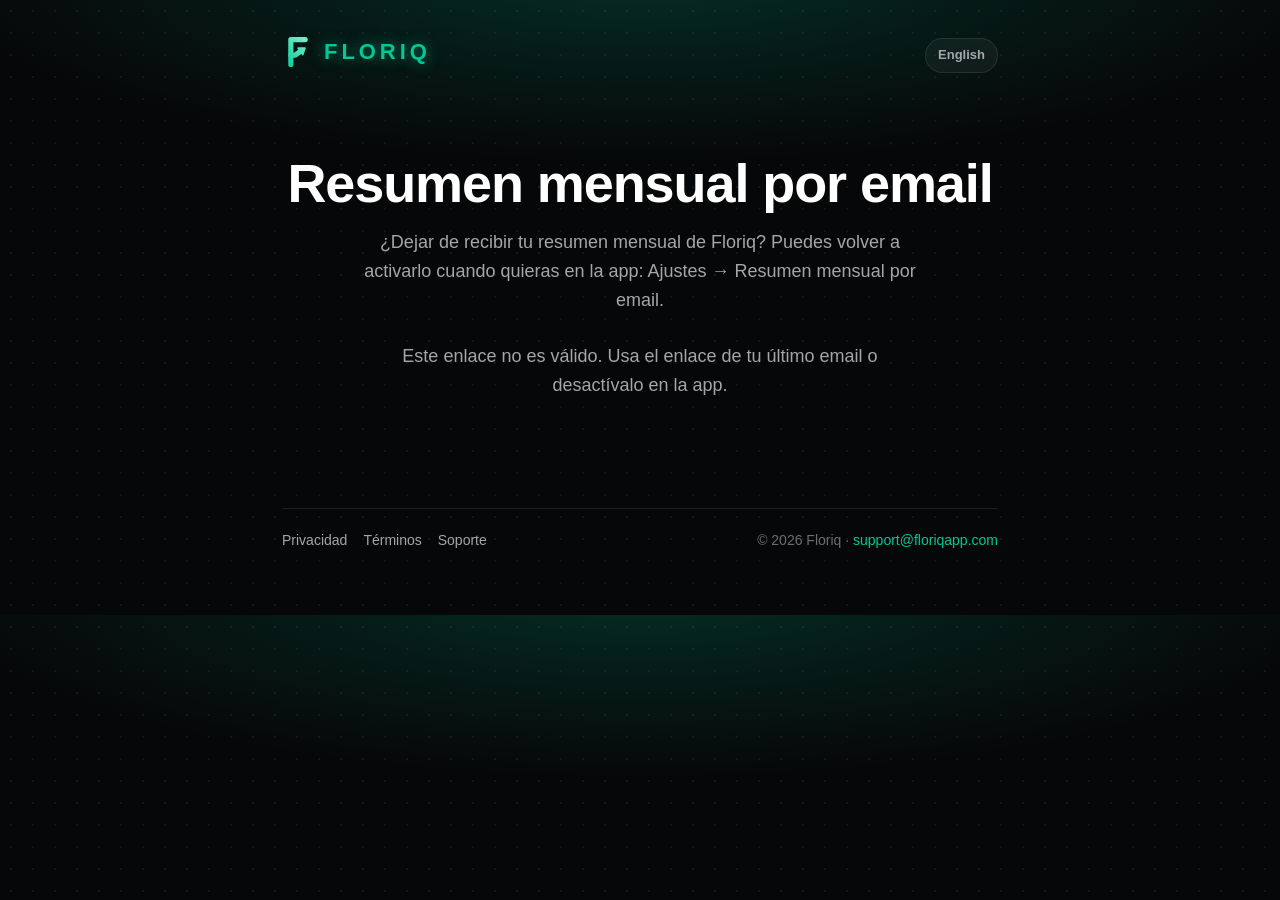
<file: es/unsubscribe/index.html>
<!doctype html>
<html lang="es">
<head>
<meta charset="utf-8">
<meta name="viewport" content="width=device-width, initial-scale=1">
<title>Darse de baja — Floriq</title>
<meta name="description" content="Dejar de recibir el resumen mensual.">
<meta name="theme-color" content="#060708">
<link rel="stylesheet" href="/style.css">
<link rel="icon" type="image/png" href="/favicon.png">
<link rel="apple-touch-icon" href="/apple-touch-icon.png">
<meta name="robots" content="noindex">
</head>
<body>
<div class="wrap">
<header class="top"><div class="mark"><a href="/es/"><svg xmlns="http://www.w3.org/2000/svg" viewBox="202 202 620 620" aria-hidden="true"><defs><linearGradient id="gr" gradientUnits="userSpaceOnUse" x1="250" y1="820" x2="780" y2="200"><stop offset="0" stop-color="#00C896"/><stop offset="1" stop-color="#8AF5D6"/></linearGradient></defs><path d="M651,272 L373,272 L373,752" stroke="url(#gr)" stroke-width="100" stroke-linecap="round" stroke-linejoin="round" fill="none"/><path d="M373,573 L457,573 L580.8,484.1" stroke="url(#gr)" stroke-width="100" stroke-linecap="round" stroke-linejoin="round" fill="none"/><path d="M644.3,438.6 L603.6,560.4 L515.9,438.2 Z" fill="url(#gr)" stroke="url(#gr)" stroke-width="36" stroke-linejoin="round"/></svg><span>FLORIQ</span></a></div><a class="lang" href="/unsubscribe/">English</a></header>
<section class="hero"><h1>Resumen mensual por email</h1><p>¿Dejar de recibir tu resumen mensual de Floriq? Puedes volver a activarlo cuando quieras en la app: Ajustes → Resumen mensual por email.</p><button id="go" class="badge" style="cursor:pointer;font:inherit;font-weight:700">Darse de baja</button><p id="msg" style="margin-top:18px"></p></section><script>(function(){var q=new URLSearchParams(location.search),u=q.get("u"),s=q.get("s"),b=document.getElementById("go"),m=document.getElementById("msg");if(!u||!s){b.style.display="none";m.textContent="Este enlace no es válido. Usa el enlace de tu último email o desactívalo en la app.";return;}b.onclick=function(){b.disabled=true;m.textContent="";fetch("https://eqjwpahidgshztxzjhgt.supabase.co/functions/v1/monthly-summary"+"?u="+encodeURIComponent(u)+"&s="+encodeURIComponent(s),{method:"POST"}).then(function(r){if(r.status===403){b.style.display="none";m.textContent="Este enlace no es válido. Usa el enlace de tu último email o desactívalo en la app.";return;}if(!r.ok)throw 0;b.style.display="none";m.textContent="Listo. Ya no recibirás el resumen mensual.";}).catch(function(){b.disabled=false;m.textContent="Algo falló. Vuelve a intentarlo o escríbenos.";});};})();</script>
<footer><nav><a href="/es/privacy/">Privacidad</a><a href="/es/terms/">Términos</a><a href="/es/support/">Soporte</a></nav><span>© 2026 Floriq · <a href="mailto:support@floriqapp.com">support@floriqapp.com</a></span></footer>
</div>
</body>
</html>
</file>
<file: style.css>
:root{--bg:#060708;--text:#fff;--muted:#a3a6ab;--dim:#6b6e73;--accent:#00C896;--accent2:#3BE8BA;--glass:rgba(255,255,255,.045);--border:rgba(255,255,255,.09);--tint:rgba(0,200,150,.10);--tintb:rgba(0,200,150,.35)}
*{box-sizing:border-box}
html{-webkit-text-size-adjust:100%}
body{margin:0;background:var(--bg);color:var(--text);font-family:-apple-system,BlinkMacSystemFont,"SF Pro Text","Segoe UI",Roboto,Helvetica,Arial,sans-serif;line-height:1.6;
  background-image:radial-gradient(ellipse 80% 45% at 50% -5%,rgba(0,200,150,.20),transparent 70%),radial-gradient(rgba(255,255,255,.06) 1px,transparent 1px);background-size:100% 100%,22px 22px}
a{color:var(--accent);text-decoration:none}a:hover{text-decoration:underline}
.wrap{max-width:760px;margin:0 auto;padding:28px 22px 64px}
header.top{display:flex;justify-content:space-between;align-items:center;padding:6px 0 28px}
.mark{font-weight:900;letter-spacing:.18em;color:var(--accent);font-size:22px;text-shadow:0 0 14px rgba(0,200,150,.6)}
.mark a{color:inherit;text-decoration:none;display:inline-flex;align-items:center;gap:10px}
.mark svg{width:32px;height:32px;flex:none}
.lang{font-size:13px;font-weight:700;border:1px solid var(--border);background:var(--glass);border-radius:99px;padding:6px 12px;color:var(--muted)}
.hero{text-align:center;padding:48px 0 24px}
.hero h1{font-size:clamp(34px,7vw,54px);line-height:1.08;margin:0 0 16px;font-weight:800;letter-spacing:-.02em}
.hero h1 span{color:var(--accent);text-shadow:0 0 24px rgba(0,200,150,.45)}
.hero p{color:var(--muted);font-size:18px;max-width:560px;margin:0 auto 28px}
.badge{display:inline-block;border:1px solid var(--tintb);background:var(--tint);color:var(--accent);border-radius:99px;padding:10px 18px;font-weight:700;font-size:14px}
.grid{display:grid;grid-template-columns:repeat(auto-fit,minmax(220px,1fr));gap:12px;margin:44px 0}
.card{background:var(--glass);border:1px solid var(--border);border-radius:20px;padding:20px}
.card h3{margin:0 0 6px;font-size:17px}.card p{margin:0;color:var(--muted);font-size:15px}
.doc h1{font-size:32px;margin:8px 0 4px;letter-spacing:-.01em}
.doc .date{color:var(--dim);font-size:14px;margin-bottom:28px}
.doc h2{font-size:20px;margin:34px 0 8px}
.doc h3{font-size:16px;margin:22px 0 6px}
.doc p,.doc li{color:#d6d8db;font-size:16px}
.doc ul{padding-left:22px}.doc li{margin:4px 0}
.summary{background:var(--tint);border:1px solid var(--tintb);border-radius:18px;padding:16px 20px;margin:18px 0 8px}
.summary ul{margin:6px 0}
.faq{background:var(--glass);border:1px solid var(--border);border-radius:16px;padding:14px 18px;margin:10px 0}
.faq h3{margin:0 0 4px}
footer{border-top:1px solid var(--border);margin-top:56px;padding-top:20px;color:var(--dim);font-size:14px;display:flex;flex-wrap:wrap;gap:16px;justify-content:space-between}
footer nav a{color:var(--muted);margin-right:16px}
</file>
